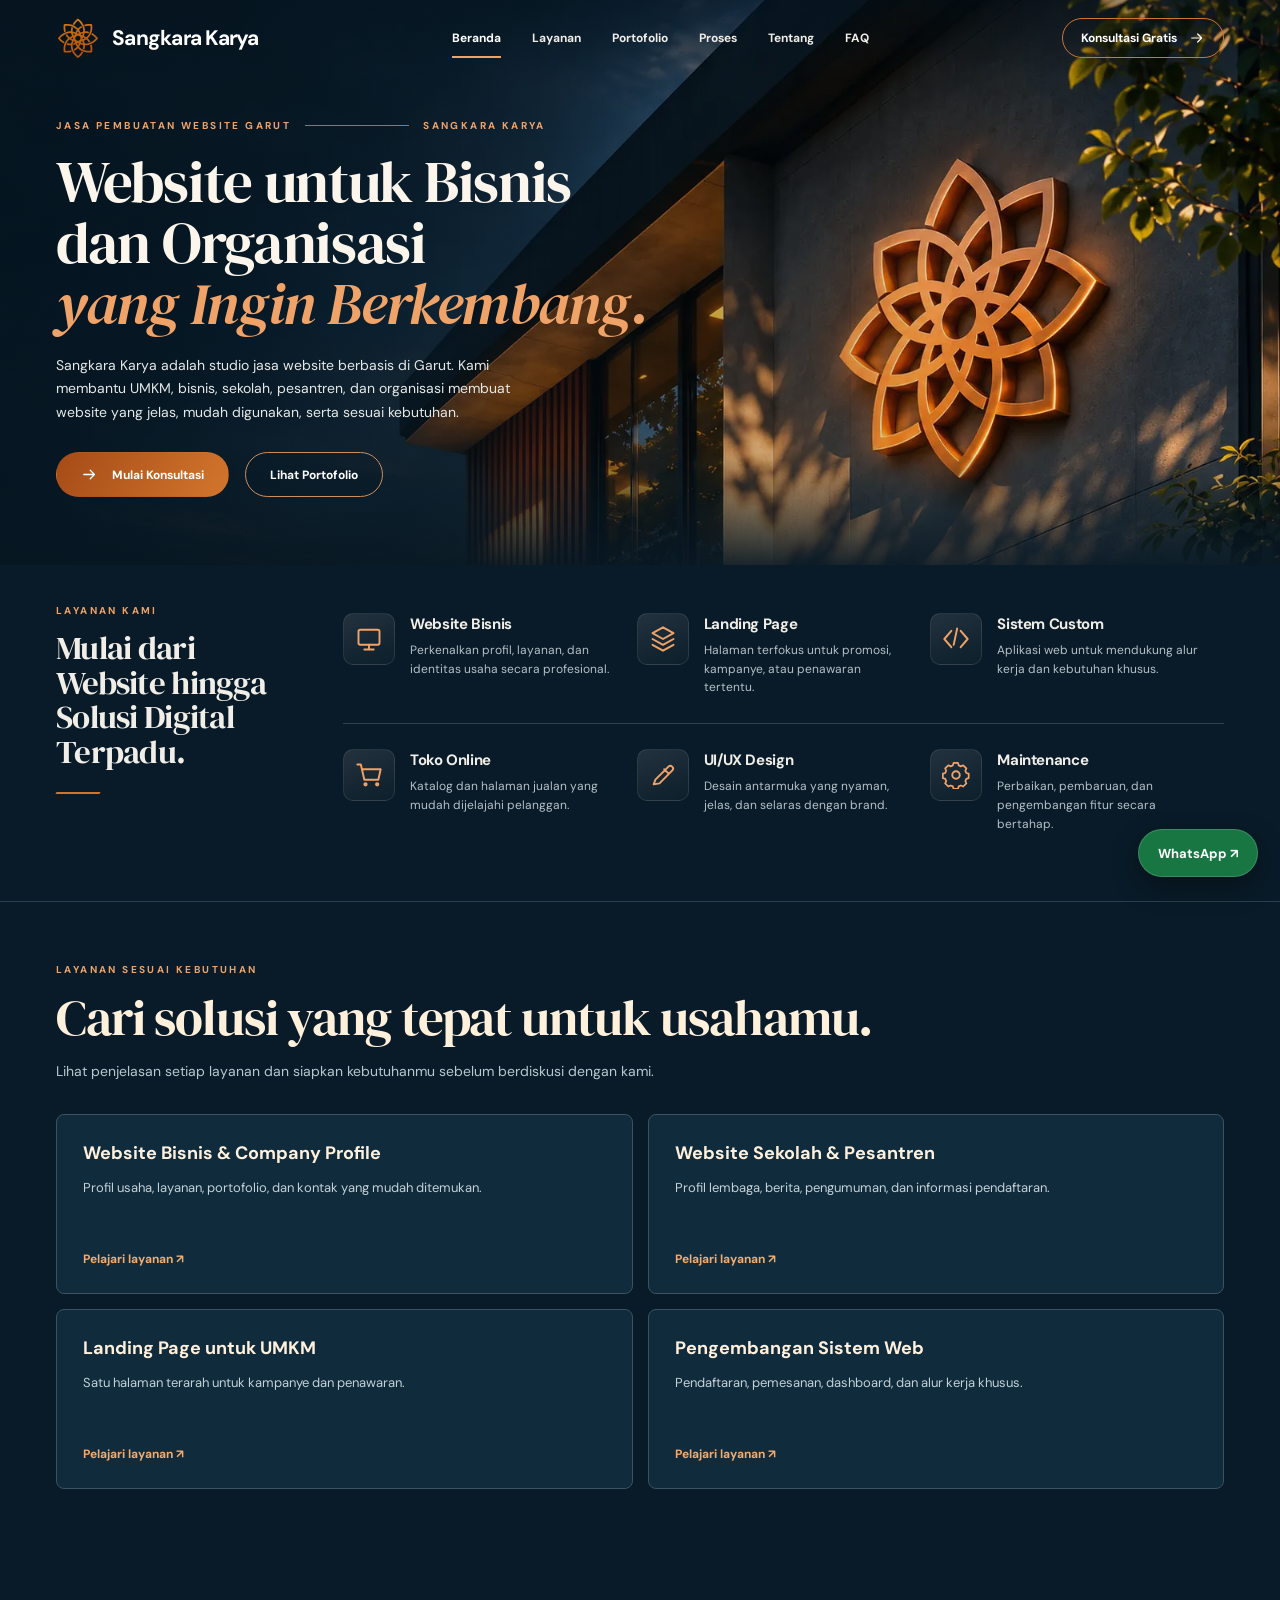
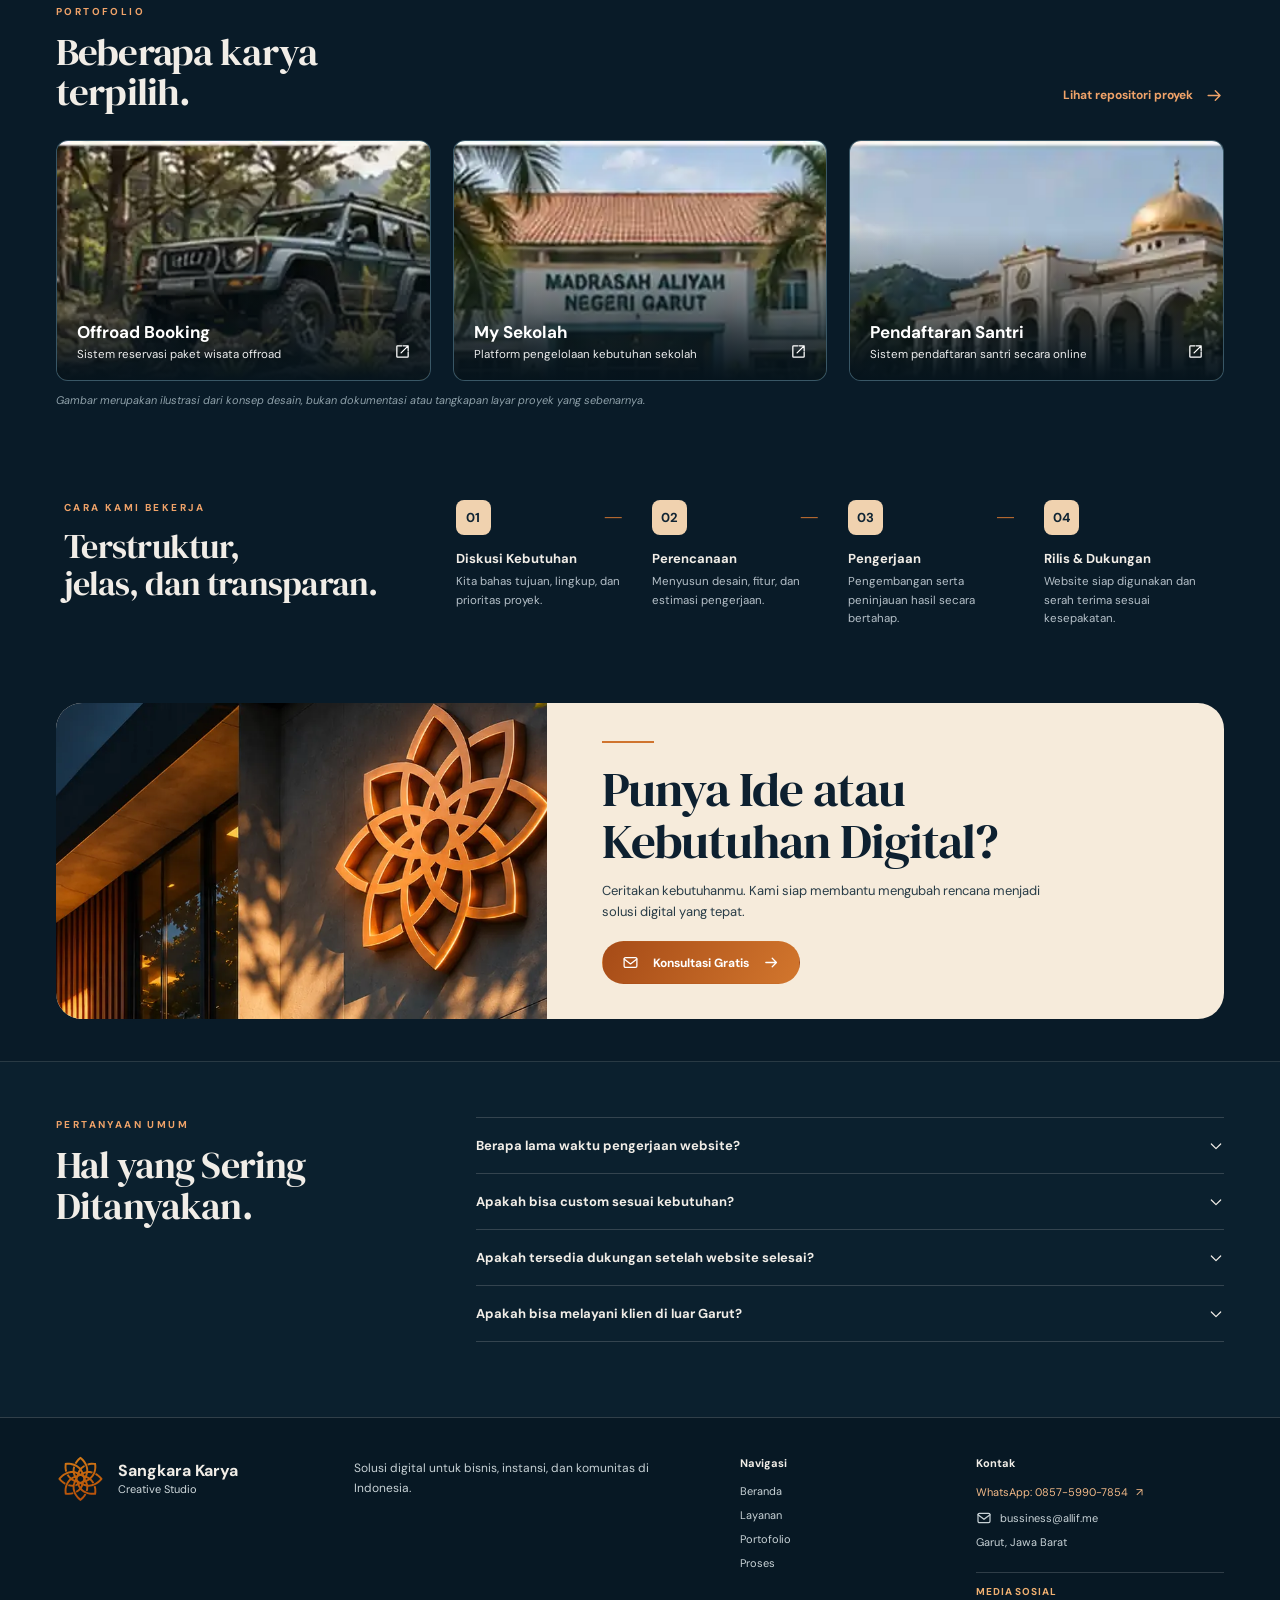
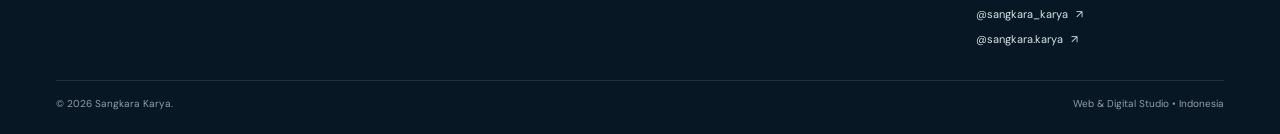
<file: index.html>
<!doctype html>
<html lang="id">
<head>
  <meta charset="utf-8">
  <meta name="viewport" content="width=device-width, initial-scale=1">
  <meta name="theme-color" content="#091b28">
  <meta name="description" content="Jasa pembuatan website di Garut untuk bisnis, UMKM, sekolah, dan pesantren. Desain profesional, landing page, serta sistem web sesuai kebutuhan.">
  <meta name="robots" content="index, follow, max-image-preview:large">
  <meta property="og:type" content="website">
  <meta property="og:locale" content="id_ID">
  <meta property="og:site_name" content="Sangkara Karya">
  <meta property="og:title" content="Jasa Pembuatan Website Garut | Sangkara Karya">
  <meta property="og:description" content="Jasa pembuatan website di Garut untuk bisnis, UMKM, sekolah, dan pesantren. Desain profesional, landing page, serta sistem web sesuai kebutuhan.">
  <meta property="og:url" content="https://sangkarakarya.my.id/">
  <meta property="og:image" content="https://sangkarakarya.my.id/assets/hero-facade.webp">
  <meta property="og:image:alt" content="Logo bunga Sangkara Karya di fasad modern">
  <meta name="twitter:card" content="summary_large_image">
  <meta name="twitter:title" content="Jasa Pembuatan Website Garut | Sangkara Karya">
  <meta name="twitter:description" content="Jasa pembuatan website di Garut untuk bisnis, UMKM, sekolah, dan pesantren. Desain profesional, landing page, serta sistem web sesuai kebutuhan.">
  <meta name="twitter:image" content="https://sangkarakarya.my.id/assets/hero-facade.webp">
  <title>Jasa Pembuatan Website Garut | Sangkara Karya</title>
  <link rel="canonical" href="https://sangkarakarya.my.id/">
  <link rel="icon" type="image/svg+xml" href="favicon.svg">
  <link rel="preconnect" href="https://fonts.googleapis.com">
  <link rel="preconnect" href="https://fonts.gstatic.com" crossorigin>
  <link href="https://fonts.googleapis.com/css2?family=DM+Sans:wght@400;500;600;700&family=DM+Serif+Display:ital@0;1&display=swap" rel="stylesheet">
  <link rel="preload" href="assets/hero-facade.webp" as="image" type="image/webp">
  <link rel="stylesheet" href="style.css">
  <link rel="stylesheet" href="seo.css">
  <script type="application/ld+json">{"@context":"https://schema.org","@graph":[{"@type":"Organization","@id":"https://sangkarakarya.my.id/#organization","name":"Sangkara Karya","url":"https://sangkarakarya.my.id/","logo":"https://sangkarakarya.my.id/favicon.svg","email":"bussiness@allif.me","description":"Studio pembuatan website dan solusi digital berbasis di Garut, Jawa Barat.","sameAs":["https://www.instagram.com/sangkara_karya/","https://www.tiktok.com/@sangkara.karya"]},{"@type":"WebSite","@id":"https://sangkarakarya.my.id/#website","name":"Sangkara Karya","url":"https://sangkarakarya.my.id/","inLanguage":"id-ID","publisher":{"@id":"https://sangkarakarya.my.id/#organization"}},{"@type":"WebPage","@id":"https://sangkarakarya.my.id/#webpage","name":"Jasa Pembuatan Website Garut | Sangkara Karya","url":"https://sangkarakarya.my.id/","description":"Jasa pembuatan website di Garut untuk bisnis, UMKM, sekolah, dan pesantren. Desain profesional, landing page, serta sistem web sesuai kebutuhan.","inLanguage":"id-ID","isPartOf":{"@id":"https://sangkarakarya.my.id/#website"}}]}</script>
</head>
<body>
  <a class="skip-link" href="#utama">Langsung ke konten</a>
  <svg class="icon-defs" xmlns="http://www.w3.org/2000/svg" aria-hidden="true">
    <symbol id="ico-arrow" viewBox="0 0 24 24"><path d="M4 12h15m-6-6 6 6-6 6"/></symbol>
    <symbol id="ico-external" viewBox="0 0 24 24"><path d="M13 4h7v7M20 4l-10 10M20 13v6a1 1 0 0 1-1 1H5a1 1 0 0 1-1-1V5a1 1 0 0 1 1-1h6"/></symbol>
    <symbol id="ico-monitor" viewBox="0 0 24 24"><rect x="3" y="4" width="18" height="13" rx="1.5"/><path d="M8 21h8M12 17v4"/></symbol>
    <symbol id="ico-layers" viewBox="0 0 24 24"><path d="m12 2 9 5-9 5-9-5 9-5Zm-9 10 9 5 9-5M3 17l9 5 9-5"/></symbol>
    <symbol id="ico-code" viewBox="0 0 24 24"><path d="m8 5-6 7 6 7m8-14 6 7-6 7m-3-16-3 14"/></symbol>
    <symbol id="ico-cart" viewBox="0 0 24 24"><circle cx="9" cy="20" r="1"/><circle cx="19" cy="20" r="1"/><path d="M2 3h3l3 13h12l2-9H6"/></symbol>
    <symbol id="ico-pen" viewBox="0 0 24 24"><path d="m4 20 5-.8L20 8a2.3 2.3 0 0 0-3.3-3.2L5.5 16 4 20Zm9-13 4 4"/></symbol>
    <symbol id="ico-settings" viewBox="0 0 24 24"><path d="M9.9 3h4.2l.7 2.3 2.1.9 2.2-1 3 3-1 2.2.9 2.1 2.3.7v4.2l-2.3.7-.9 2.1 1 2.2-3 3-2.2-1-2.1.9-.7 2.3H9.9l-.7-2.3-2.1-.9-2.2 1-3-3 1-2.2-.9-2.1-2.3-.7v-4.2l2.3-.7.9-2.1-1-2.2 3-3 2.2 1 2.1-.9.7-2.3Z" transform="translate(1 -1) scale(.9)"/><circle cx="12" cy="12" r="3.2"/></symbol>
    <symbol id="ico-chevron" viewBox="0 0 24 24"><path d="m5 9 7 7 7-7"/></symbol>
    <symbol id="ico-menu" viewBox="0 0 24 24"><path d="M3 7h18M3 12h18M3 17h18"/></symbol>
    <symbol id="ico-close" viewBox="0 0 24 24"><path d="M5 5 19 19M19 5 5 19"/></symbol>
    <symbol id="ico-mail" viewBox="0 0 24 24"><rect x="3" y="5" width="18" height="14" rx="2"/><path d="m3 7 9 7 9-7"/></symbol>
  </svg>

  <header class="site-header" id="beranda">
    <nav class="nav container" aria-label="Navigasi utama">
      <a class="brand" href="#beranda" aria-label="Sangkara Karya, ke beranda"><img src="favicon.svg" alt="" width="49" height="49"><span class="brand-text">Sangkara Karya</span></a>
      <div class="nav-links" id="nav-links">
        <a href="#beranda" class="active">Beranda</a>
        <a href="#layanan">Layanan</a>
        <a href="#portofolio">Portofolio</a>
        <a href="#proses">Proses</a>
        <a href="#tentang">Tentang</a>
        <a href="#faq">FAQ</a>
      </div>
      <a class="nav-cta" href="/mulai/?utm_source=website&amp;utm_medium=navigasi">Konsultasi Gratis <svg class="icon" aria-hidden="true"><use href="#ico-arrow"></use></svg></a>
      <button class="menu-toggle" type="button" aria-label="Buka menu navigasi" aria-expanded="false" aria-controls="nav-links">
        <svg class="icon menu-open" aria-hidden="true"><use href="#ico-menu"></use></svg>
        <svg class="icon menu-close" aria-hidden="true"><use href="#ico-close"></use></svg>
      </button>
    </nav>
  </header>

  <main id="utama">
    <section class="hero" aria-labelledby="hero-title">
      <div class="hero-image" role="img" aria-label="Fasad bangunan modern dengan logo bunga Sangkara Karya berwarna tembaga bercahaya"></div>
      <div class="container hero-inner">
        <div class="hero-copy">
          <p class="eyebrow">JASA PEMBUATAN WEBSITE GARUT <span class="eyebrow-rule"></span> SANGKARA KARYA</p>
          <h1 id="hero-title">Website untuk Bisnis<br>dan Organisasi<br><em>yang Ingin Berkembang.</em></h1>
          <p class="hero-lead">Sangkara Karya adalah studio jasa website berbasis di Garut. Kami membantu UMKM, bisnis, sekolah, pesantren, dan organisasi membuat website yang jelas, mudah digunakan, serta sesuai kebutuhan.</p>
          <div class="hero-actions">
            <a href="/mulai/?utm_source=website&amp;utm_medium=hero" class="btn btn-primary"><svg class="icon" aria-hidden="true"><use href="#ico-arrow"></use></svg> Mulai Konsultasi</a>
            <a href="#portofolio" class="btn btn-outline">Lihat Portofolio</a>
          </div>
        </div>
      </div>
    </section>

    <section class="section services" id="layanan" aria-labelledby="layanan-title">
      <div class="container">
        <div class="services-intro">
          <div><p class="eyebrow section-label">LAYANAN KAMI</p><h2 id="layanan-title">Mulai dari<br>Website hingga<br>Solusi Digital<br>Terpadu.</h2><span class="small-stroke" aria-hidden="true"></span></div>
          <p>Mulai dari website profil, halaman promosi, sampai sistem operasional. Kami membantu menentukan solusi yang paling sesuai dengan kebutuhanmu.</p>
        </div>
        <div class="services-grid">
          <article class="service"><div class="service-icon"><svg class="icon" aria-hidden="true"><use href="#ico-monitor"></use></svg></div><div><h3>Website Bisnis</h3><p>Perkenalkan profil, layanan, dan identitas usaha secara profesional.</p></div></article>
          <article class="service"><div class="service-icon"><svg class="icon" aria-hidden="true"><use href="#ico-layers"></use></svg></div><div><h3>Landing Page</h3><p>Halaman terfokus untuk promosi, kampanye, atau penawaran tertentu.</p></div></article>
          <article class="service"><div class="service-icon"><svg class="icon" aria-hidden="true"><use href="#ico-code"></use></svg></div><div><h3>Sistem Custom</h3><p>Aplikasi web untuk mendukung alur kerja dan kebutuhan khusus.</p></div></article>
          <article class="service"><div class="service-icon"><svg class="icon" aria-hidden="true"><use href="#ico-cart"></use></svg></div><div><h3>Toko Online</h3><p>Katalog dan halaman jualan yang mudah dijelajahi pelanggan.</p></div></article>
          <article class="service"><div class="service-icon"><svg class="icon" aria-hidden="true"><use href="#ico-pen"></use></svg></div><div><h3>UI/UX Design</h3><p>Desain antarmuka yang nyaman, jelas, dan selaras dengan brand.</p></div></article>
          <article class="service"><div class="service-icon"><svg class="icon" aria-hidden="true"><use href="#ico-settings"></use></svg></div><div><h3>Maintenance</h3><p>Perbaikan, pembaruan, dan pengembangan fitur secara bertahap.</p></div></article>
        </div>
      </div>
    </section>

    <section class="seo-routes section" aria-labelledby="solusi-title" id="solusi">
<div class="container">
<p class="eyebrow section-label">LAYANAN SESUAI KEBUTUHAN</p>
<h2 id="solusi-title">Cari solusi yang tepat untuk usahamu.</h2>
<p class="seo-routes-intro">Lihat penjelasan setiap layanan dan siapkan kebutuhanmu sebelum berdiskusi dengan kami.</p>
<div class="seo-route-grid"><a class="seo-route" href="/website-company-profile/"><h3>Website Bisnis & Company Profile</h3><p>Profil usaha, layanan, portofolio, dan kontak yang mudah ditemukan.</p><span>Pelajari layanan ↗</span></a><a class="seo-route" href="/website-sekolah-pesantren/"><h3>Website Sekolah & Pesantren</h3><p>Profil lembaga, berita, pengumuman, dan informasi pendaftaran.</p><span>Pelajari layanan ↗</span></a><a class="seo-route" href="/landing-page-umkm/"><h3>Landing Page untuk UMKM</h3><p>Satu halaman terarah untuk kampanye dan penawaran.</p><span>Pelajari layanan ↗</span></a><a class="seo-route" href="/sistem-web-custom/"><h3>Pengembangan Sistem Web</h3><p>Pendaftaran, pemesanan, dashboard, dan alur kerja khusus.</p><span>Pelajari layanan ↗</span></a></div>
</div></section>
    <section class="section portfolio" id="portofolio" aria-labelledby="portofolio-title">
      <div class="container">
        <div class="portfolio-heading"><div><p class="eyebrow section-label">PORTOFOLIO</p><h2 id="portofolio-title">Beberapa karya<br>terpilih.</h2><span class="small-stroke" aria-hidden="true"></span></div><a class="more-link" href="https://github.com/allifiz" target="_blank" rel="noopener noreferrer">Lihat repositori proyek <svg class="icon" aria-hidden="true"><use href="#ico-arrow"></use></svg></a></div>
        <div class="portfolio-grid">
          <a class="project" href="https://github.com/allifiz/offroad-booking-api" target="_blank" rel="noopener noreferrer" aria-label="Lihat kode proyek Offroad Booking di GitHub"><img src="assets/offroad.webp" alt="Ilustrasi kendaraan offroad di area wisata" loading="lazy" width="669" height="333"><span class="project-shade"></span><span class="project-copy"><strong>Offroad Booking</strong><small>Sistem reservasi paket wisata offroad</small></span><svg class="icon project-external" aria-hidden="true"><use href="#ico-external"></use></svg></a>
          <a class="project" href="https://github.com/allifiz/my-sekolah" target="_blank" rel="noopener noreferrer" aria-label="Lihat kode proyek My Sekolah di GitHub"><img src="assets/my-sekolah.webp" alt="Ilustrasi bangunan sekolah" loading="lazy" width="657" height="333"><span class="project-shade"></span><span class="project-copy"><strong>My Sekolah</strong><small>Platform pengelolaan kebutuhan sekolah</small></span><svg class="icon project-external" aria-hidden="true"><use href="#ico-external"></use></svg></a>
          <a class="project" href="https://github.com/allifiz/pendaftaran-santri" target="_blank" rel="noopener noreferrer" aria-label="Lihat kode proyek Pendaftaran Santri di GitHub"><img src="assets/pendaftaran-santri.webp" alt="Ilustrasi gedung pendidikan berbentuk masjid" loading="lazy" width="660" height="333"><span class="project-shade"></span><span class="project-copy"><strong>Pendaftaran Santri</strong><small>Sistem pendaftaran santri secara online</small></span><svg class="icon project-external" aria-hidden="true"><use href="#ico-external"></use></svg></a>
        </div>
        <p class="visual-disclaimer">Gambar merupakan ilustrasi dari konsep desain, bukan dokumentasi atau tangkapan layar proyek yang sebenarnya.</p>
      </div>
    </section>

    <section class="section process-section" id="proses" aria-labelledby="proses-title">
      <div class="container process-panel">
        <div class="process-heading"><p class="eyebrow section-label">CARA KAMI BEKERJA</p><h2 id="proses-title">Terstruktur,<br>jelas, dan transparan.</h2></div>
        <ol class="steps">
          <li><span class="step-number">01</span><h3>Diskusi Kebutuhan</h3><p>Kita bahas tujuan, lingkup, dan prioritas proyek.</p></li>
          <li><span class="step-number">02</span><h3>Perencanaan</h3><p>Menyusun desain, fitur, dan estimasi pengerjaan.</p></li>
          <li><span class="step-number">03</span><h3>Pengerjaan</h3><p>Pengembangan serta peninjauan hasil secara bertahap.</p></li>
          <li><span class="step-number">04</span><h3>Rilis & Dukungan</h3><p>Website siap digunakan dan serah terima sesuai kesepakatan.</p></li>
        </ol>
      </div>
    </section>

    <section class="consultation" id="kontak" aria-labelledby="kontak-title">
      <div class="container consultation-shell">
        <div class="consultation-art" role="img" aria-label="Detail arsitektur bangunan Sangkara Karya dengan cahaya hangat"></div>
        <div class="consultation-copy">
          <span class="consultation-rule" aria-hidden="true"></span>
          <h2 id="kontak-title">Punya Ide atau<br>Kebutuhan Digital?</h2>
          <p>Ceritakan kebutuhanmu. Kami siap membantu mengubah rencana menjadi solusi digital yang tepat.</p>
          <a class="btn btn-primary" href="/mulai/?utm_source=website&amp;utm_medium=cta"><svg class="icon" aria-hidden="true"><use href="#ico-mail"></use></svg> Konsultasi Gratis <svg class="icon" aria-hidden="true"><use href="#ico-arrow"></use></svg></a>
        </div>
      </div>
    </section>

    <section class="section faq" id="faq" aria-labelledby="faq-title">
      <div class="container faq-grid"><div><p class="eyebrow section-label">PERTANYAAN UMUM</p><h2 id="faq-title">Hal yang Sering<br>Ditanyakan.</h2></div><div class="faq-list">
        <details><summary>Berapa lama waktu pengerjaan website? <svg class="icon" aria-hidden="true"><use href="#ico-chevron"></use></svg></summary><p>Waktunya bergantung pada jumlah halaman, tingkat kompleksitas fitur, dan kesiapan materi. Estimasi disampaikan setelah kebutuhan dibahas.</p></details>
        <details><summary>Apakah bisa custom sesuai kebutuhan? <svg class="icon" aria-hidden="true"><use href="#ico-chevron"></use></svg></summary><p>Bisa. Struktur halaman, tampilan, dan fungsionalitas dibicarakan sesuai tujuan bisnis atau organisasi.</p></details>
        <details><summary>Apakah tersedia dukungan setelah website selesai? <svg class="icon" aria-hidden="true"><use href="#ico-chevron"></use></svg></summary><p>Kebutuhan pemeliharaan, perbaikan, dan pengembangan lanjutan dapat dimasukkan dalam ruang lingkup kerja yang disepakati.</p></details>
        <details><summary>Apakah bisa melayani klien di luar Garut? <svg class="icon" aria-hidden="true"><use href="#ico-chevron"></use></svg></summary><p>Bisa. Sangkara Karya berbasis di Garut dan dapat berkolaborasi secara online dengan klien dari berbagai daerah di Indonesia.</p></details>
      </div></div>
    </section>
  </main>

  <footer class="site-footer" id="tentang"><div class="container footer-content"><div class="footer-identity"><img src="favicon.svg" alt="" width="54" height="54"><div><strong>Sangkara Karya</strong><span>Creative Studio</span></div></div><p class="footer-description">Solusi digital untuk bisnis, instansi, dan komunitas di Indonesia.</p><div class="footer-links"><h3>Navigasi</h3><a href="#beranda">Beranda</a><a href="#layanan">Layanan</a><a href="#portofolio">Portofolio</a><a href="#proses">Proses</a></div><div class="footer-contact"><h3>Kontak</h3><a class="footer-whatsapp" href="https://wa.me/6285759907854?text=Halo%20Sangkara%20Karya%2C%20saya%20ingin%20konsultasi%20mengenai%20jasa%20pembuatan%20website." target="_blank" rel="noopener noreferrer">WhatsApp: 0857-5990-7854 <span aria-hidden="true">↗</span></a><a href="mailto:bussiness@allif.me"><svg class="icon" aria-hidden="true"><use href="#ico-mail"></use></svg> bussiness@allif.me</a><span>Garut, Jawa Barat</span><div class="brand-social" aria-label="Media sosial Sangkara Karya"><span class="brand-social-label">Media sosial</span><a href="https://www.instagram.com/sangkara_karya/" target="_blank" rel="noopener noreferrer" aria-label="Instagram Sangkara Karya">@sangkara_karya <span aria-hidden="true">↗</span></a><a href="https://www.tiktok.com/@sangkara.karya" target="_blank" rel="noopener noreferrer" aria-label="TikTok Sangkara Karya">@sangkara.karya <span aria-hidden="true">↗</span></a></div></div></div><div class="container footer-bottom"><span>© <span id="year">2026</span> Sangkara Karya.</span><span>Web & Digital Studio • Indonesia</span></div></footer>
  <script src="config.js" defer></script>
  
  <script src="script.js" defer></script>
</body>
</html>
</file>
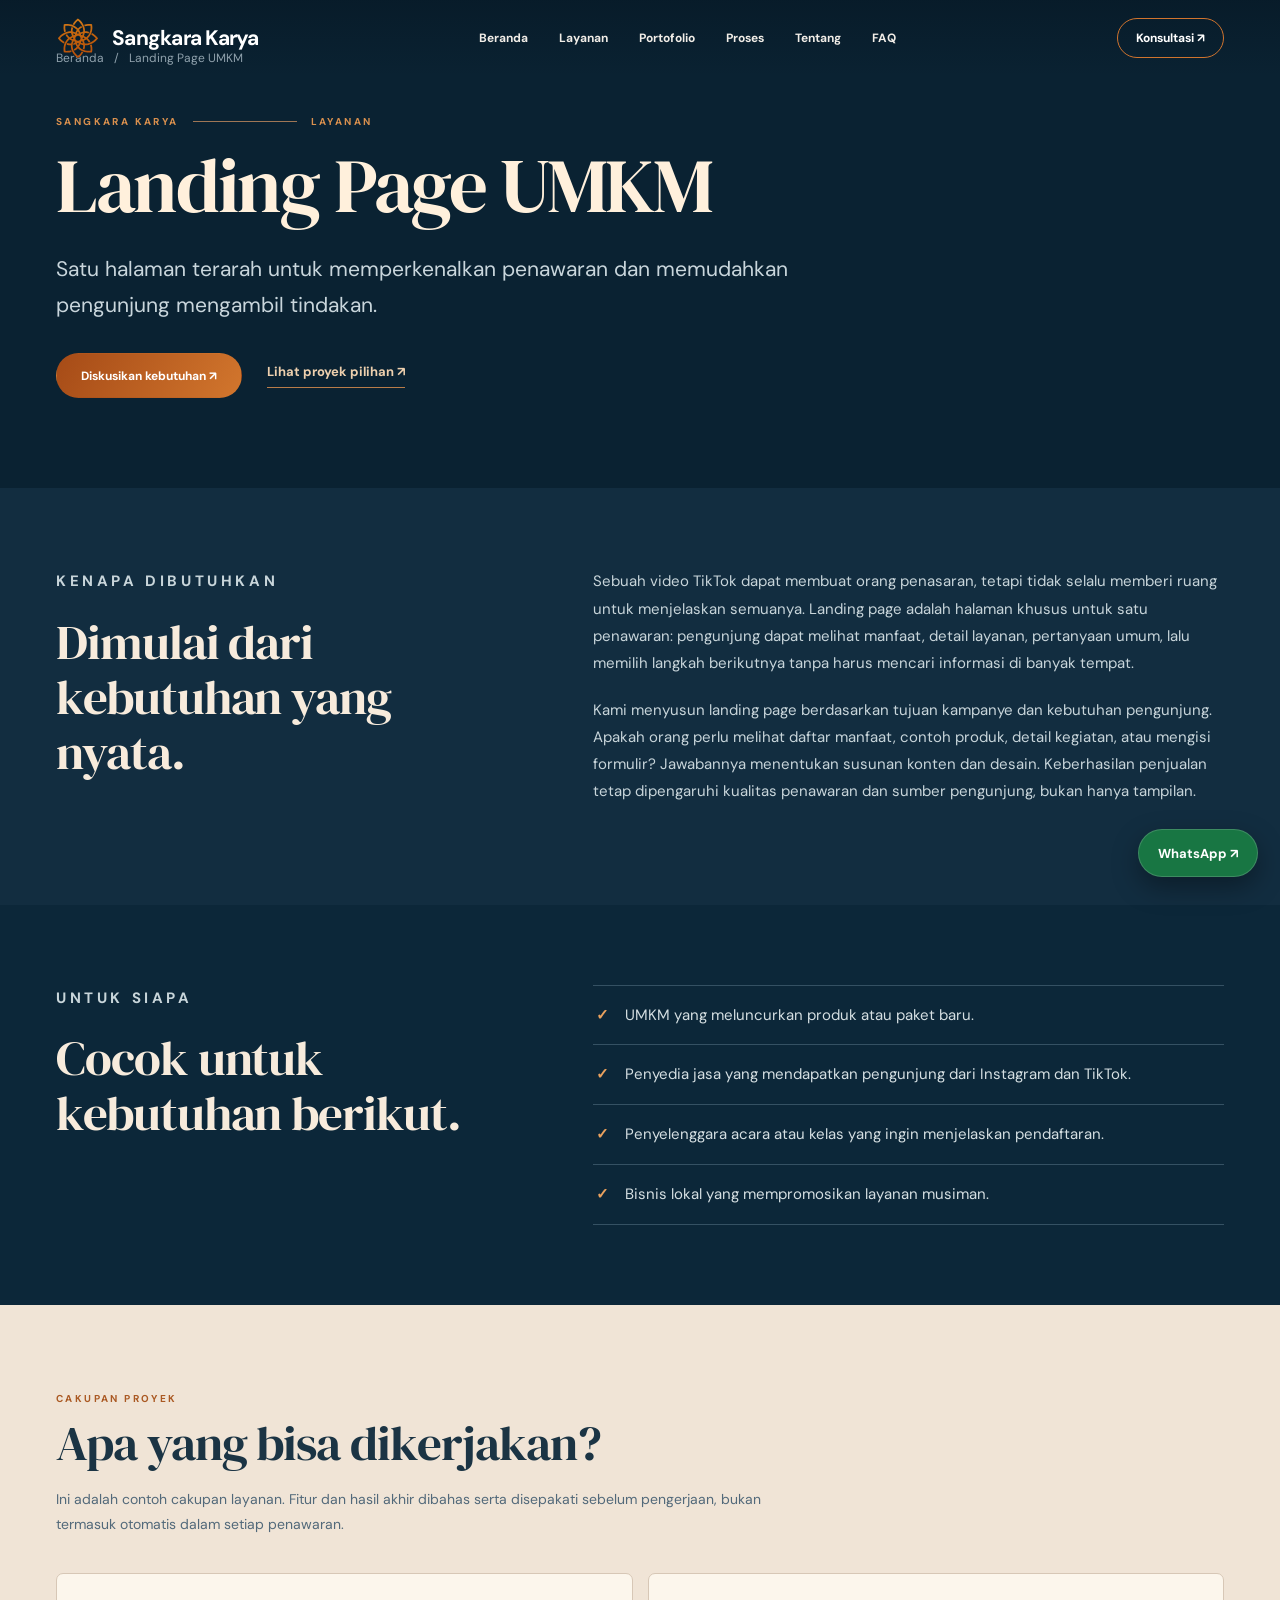
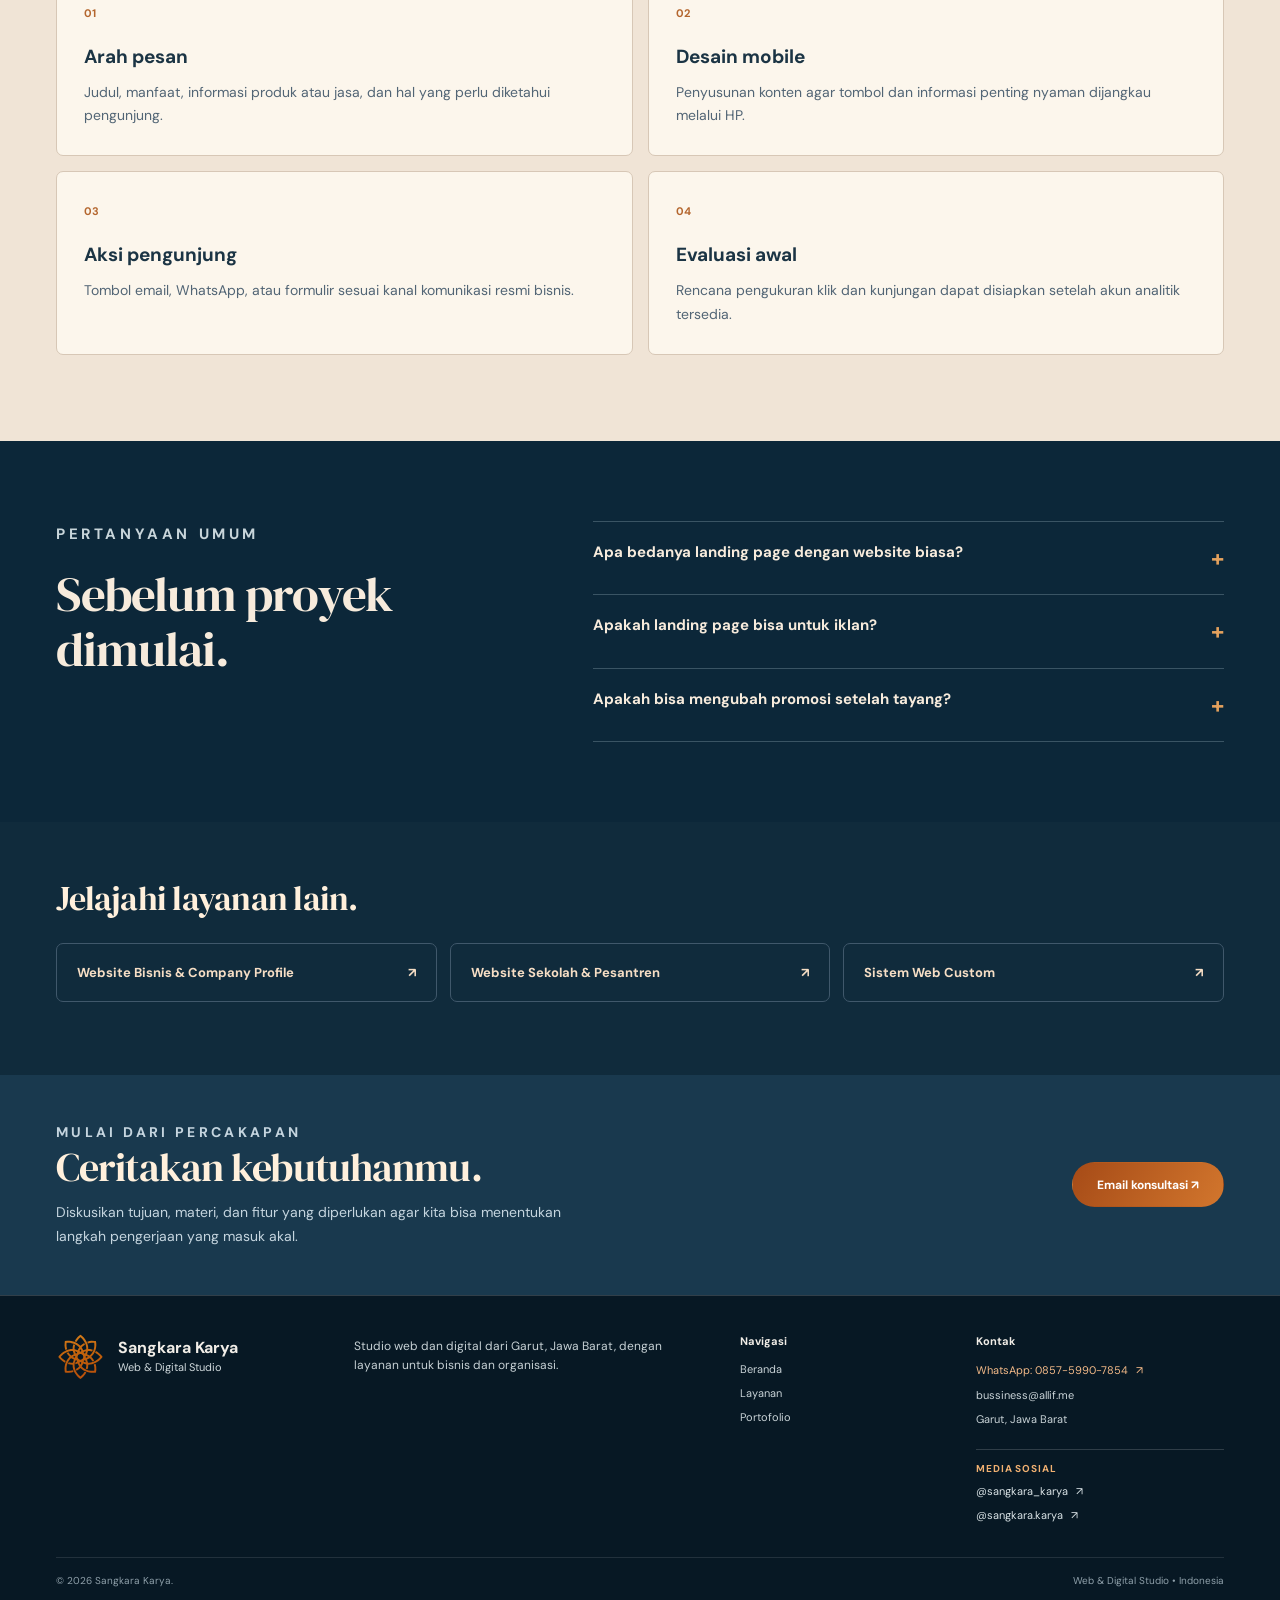
<file: landing-page-umkm/index.html>
<!doctype html>
<html lang="id">
<head>
<meta charset="utf-8"><meta name="viewport" content="width=device-width, initial-scale=1">
<meta name="theme-color" content="#091b28">
<meta name="robots" content="index, follow, max-image-preview:large">
<title>Jasa Landing Page UMKM &amp; Promosi | Sangkara Karya</title>
<meta name="description" content="Jasa landing page untuk promosi UMKM, produk, kelas, dan layanan. Fokus pada pesan yang jelas, tampilan mobile, dan ajakan konsultasi. Sangkara Karya Garut.">
<link rel="canonical" href="https://sangkarakarya.my.id/landing-page-umkm/">
<link rel="icon" type="image/svg+xml" href="/favicon.svg">
<meta property="og:type" content="website">
<meta property="og:locale" content="id_ID">
<meta property="og:site_name" content="Sangkara Karya">
<meta property="og:title" content="Jasa Landing Page UMKM &amp; Promosi | Sangkara Karya">
<meta property="og:description" content="Jasa landing page untuk promosi UMKM, produk, kelas, dan layanan. Fokus pada pesan yang jelas, tampilan mobile, dan ajakan konsultasi. Sangkara Karya Garut.">
<meta property="og:url" content="https://sangkarakarya.my.id/landing-page-umkm/">
<meta property="og:image" content="https://sangkarakarya.my.id/assets/hero-facade.webp">
<meta name="twitter:card" content="summary_large_image">
<meta name="twitter:title" content="Jasa Landing Page UMKM &amp; Promosi | Sangkara Karya">
<meta name="twitter:description" content="Jasa landing page untuk promosi UMKM, produk, kelas, dan layanan. Fokus pada pesan yang jelas, tampilan mobile, dan ajakan konsultasi. Sangkara Karya Garut.">
<link rel="preconnect" href="https://fonts.googleapis.com"><link rel="preconnect" href="https://fonts.gstatic.com" crossorigin>
<link href="https://fonts.googleapis.com/css2?family=DM+Sans:wght@400;500;600;700&amp;family=DM+Serif+Display:ital@0;1&amp;display=swap" rel="stylesheet">
<link rel="stylesheet" href="/style.css"><link rel="stylesheet" href="/seo.css">
<script type="application/ld+json">{"@context":"https://schema.org","@graph":[{"@type":"BreadcrumbList","itemListElement":[{"@type":"ListItem","position":1,"name":"Beranda","item":"https://sangkarakarya.my.id/"},{"@type":"ListItem","position":2,"name":"Landing Page UMKM","item":"https://sangkarakarya.my.id/landing-page-umkm/"}]},{"@type":"Service","name":"Landing Page UMKM","serviceType":"Landing Page UMKM","description":"Satu halaman terarah untuk memperkenalkan penawaran dan memudahkan pengunjung mengambil tindakan.","provider":{"@type":"Organization","name":"Sangkara Karya","url":"https://sangkarakarya.my.id/"},"areaServed":[{"@type":"AdministrativeArea","name":"Garut"},{"@type":"Country","name":"Indonesia"}]},{"@type":"WebPage","url":"https://sangkarakarya.my.id/landing-page-umkm/","name":"Jasa Landing Page UMKM & Promosi | Sangkara Karya","description":"Jasa landing page untuk promosi UMKM, produk, kelas, dan layanan. Fokus pada pesan yang jelas, tampilan mobile, dan ajakan konsultasi. Sangkara Karya Garut.","inLanguage":"id-ID"}]}</script>
</head>
<body>
<a class="skip-link" href="#utama">Langsung ke konten</a>
<header class="site-header" id="beranda"><nav class="nav container" aria-label="Navigasi utama">
<a class="brand" href="/" aria-label="Sangkara Karya beranda"><img src="/favicon.svg" alt="" width="49" height="49"><span class="brand-text">Sangkara Karya</span></a>
<div class="nav-links" id="nav-links"><a href="/">Beranda</a><a href="/#layanan">Layanan</a><a href="/#portofolio">Portofolio</a><a href="/#proses">Proses</a><a href="/#tentang">Tentang</a><a href="/#faq">FAQ</a></div>
<a class="nav-cta" href="/#kontak">Konsultasi ↗</a>
<button class="menu-toggle" type="button" aria-label="Buka menu navigasi" aria-expanded="false" aria-controls="nav-links"><svg class="icon menu-open" viewBox="0 0 24 24" aria-hidden="true"><path d="M3 7h18M3 12h18M3 17h18"/></svg><svg class="icon menu-close" viewBox="0 0 24 24" aria-hidden="true"><path d="M5 5 19 19M19 5 5 19"/></svg></button>
</nav></header>
<main id="utama">
<section class="detail-hero"><div class="container">
<nav class="detail-breadcrumb" aria-label="Breadcrumb"><a href="/">Beranda</a><span aria-hidden="true">/</span><span>Landing Page UMKM</span></nav>
<p class="eyebrow">SANGKARA KARYA <span class="eyebrow-rule"></span> LAYANAN</p>
<h1>Landing Page UMKM</h1>
<p class="detail-lead">Satu halaman terarah untuk memperkenalkan penawaran dan memudahkan pengunjung mengambil tindakan.</p>
<div class="detail-actions"><a class="btn btn-primary" href="mailto:bussiness@allif.me?subject=Konsultasi%20Landing%20Page%20UMKM">Diskusikan kebutuhan ↗</a><a href="/#portofolio">Lihat proyek pilihan ↗</a></div>
</div></section>
<section class="detail-section"><div class="container detail-two-col"><div><p class="eyebrow">KENAPA DIBUTUHKAN</p><h2>Dimulai dari kebutuhan yang nyata.</h2></div><div><p>Sebuah video TikTok dapat membuat orang penasaran, tetapi tidak selalu memberi ruang untuk menjelaskan semuanya. Landing page adalah halaman khusus untuk satu penawaran: pengunjung dapat melihat manfaat, detail layanan, pertanyaan umum, lalu memilih langkah berikutnya tanpa harus mencari informasi di banyak tempat.</p><p>Kami menyusun landing page berdasarkan tujuan kampanye dan kebutuhan pengunjung. Apakah orang perlu melihat daftar manfaat, contoh produk, detail kegiatan, atau mengisi formulir? Jawabannya menentukan susunan konten dan desain. Keberhasilan penjualan tetap dipengaruhi kualitas penawaran dan sumber pengunjung, bukan hanya tampilan.</p></div></div></section>
<section class="detail-section"><div class="container detail-two-col"><div><p class="eyebrow">UNTUK SIAPA</p><h2>Cocok untuk kebutuhan berikut.</h2></div><ul class="detail-check"><li>UMKM yang meluncurkan produk atau paket baru.</li><li>Penyedia jasa yang mendapatkan pengunjung dari Instagram dan TikTok.</li><li>Penyelenggara acara atau kelas yang ingin menjelaskan pendaftaran.</li><li>Bisnis lokal yang mempromosikan layanan musiman.</li></ul></div></section>
<section class="detail-scope"><div class="container"><p class="eyebrow">CAKUPAN PROYEK</p><h2>Apa yang bisa dikerjakan?</h2><p>Ini adalah contoh cakupan layanan. Fitur dan hasil akhir dibahas serta disepakati sebelum pengerjaan, bukan termasuk otomatis dalam setiap penawaran.</p>
<div class="detail-scope-grid"><article><span>01</span><h3>Arah pesan</h3><p>Judul, manfaat, informasi produk atau jasa, dan hal yang perlu diketahui pengunjung.</p></article><article><span>02</span><h3>Desain mobile</h3><p>Penyusunan konten agar tombol dan informasi penting nyaman dijangkau melalui HP.</p></article><article><span>03</span><h3>Aksi pengunjung</h3><p>Tombol email, WhatsApp, atau formulir sesuai kanal komunikasi resmi bisnis.</p></article><article><span>04</span><h3>Evaluasi awal</h3><p>Rencana pengukuran klik dan kunjungan dapat disiapkan setelah akun analitik tersedia.</p></article></div>
</div></section>
<section class="detail-section"><div class="container detail-two-col"><div><p class="eyebrow">PERTANYAAN UMUM</p><h2>Sebelum proyek dimulai.</h2></div><div class="detail-faq"><details><summary>Apa bedanya landing page dengan website biasa? <span aria-hidden="true">+</span></summary><p>Landing page fokus pada satu tujuan atau penawaran. Website bisnis biasanya mencakup lebih banyak informasi dan kategori halaman.</p></details><details><summary>Apakah landing page bisa untuk iklan? <span aria-hidden="true">+</span></summary><p>Bisa menjadi tujuan iklan. Sebaiknya isi iklan dan halaman yang dituju selaras agar pengunjung tidak kebingungan.</p></details><details><summary>Apakah bisa mengubah promosi setelah tayang? <span aria-hidden="true">+</span></summary><p>Bisa, tetapi kemudahan perubahan tergantung teknologi dan pengelolaan konten yang dipilih saat pengerjaan.</p></details></div></div></section>
<section class="detail-related"><div class="container"><h2>Jelajahi layanan lain.</h2><div class="detail-related-list"><a href="/website-company-profile/">Website Bisnis &amp; Company Profile <span aria-hidden="true">↗</span></a><a href="/website-sekolah-pesantren/">Website Sekolah &amp; Pesantren <span aria-hidden="true">↗</span></a><a href="/sistem-web-custom/">Sistem Web Custom <span aria-hidden="true">↗</span></a></div></div></section>
<section class="detail-cta"><div class="container"><div><p class="eyebrow">MULAI DARI PERCAKAPAN</p><h2>Ceritakan kebutuhanmu.</h2><p>Diskusikan tujuan, materi, dan fitur yang diperlukan agar kita bisa menentukan langkah pengerjaan yang masuk akal.</p></div><a class="btn btn-primary" href="mailto:bussiness@allif.me?subject=Konsultasi%20Landing%20Page%20UMKM">Email konsultasi ↗</a></div></section>
</main>
<footer class="site-footer"><div class="container footer-content">
<div class="footer-identity"><img src="/favicon.svg" alt="" width="54" height="54"><div><strong>Sangkara Karya</strong><span>Web &amp; Digital Studio</span></div></div>
<p class="footer-description">Studio web dan digital dari Garut, Jawa Barat, dengan layanan untuk bisnis dan organisasi.</p>
<div class="footer-links"><h3>Navigasi</h3><a href="/">Beranda</a><a href="/#layanan">Layanan</a><a href="/#portofolio">Portofolio</a></div>
<div class="footer-contact"><h3>Kontak</h3><a class="footer-whatsapp" href="https://wa.me/6285759907854?text=Halo%20Sangkara%20Karya%2C%20saya%20ingin%20konsultasi%20mengenai%20jasa%20pembuatan%20website." target="_blank" rel="noopener noreferrer">WhatsApp: 0857-5990-7854 <span aria-hidden="true">↗</span></a><a href="mailto:bussiness@allif.me">bussiness@allif.me</a><span>Garut, Jawa Barat</span><div class="brand-social" aria-label="Media sosial Sangkara Karya"><span class="brand-social-label">Media sosial</span><a href="https://www.instagram.com/sangkara_karya/" target="_blank" rel="noopener noreferrer" aria-label="Instagram Sangkara Karya">@sangkara_karya <span aria-hidden="true">↗</span></a><a href="https://www.tiktok.com/@sangkara.karya" target="_blank" rel="noopener noreferrer" aria-label="TikTok Sangkara Karya">@sangkara.karya <span aria-hidden="true">↗</span></a></div></div>
</div><div class="container footer-bottom"><span>© <span id="year">2026</span> Sangkara Karya.</span><span>Web &amp; Digital Studio • Indonesia</span></div></footer>
<script src="/config.js" defer></script>
  
  <script src="/script.js" defer></script>
</body></html>
</file>
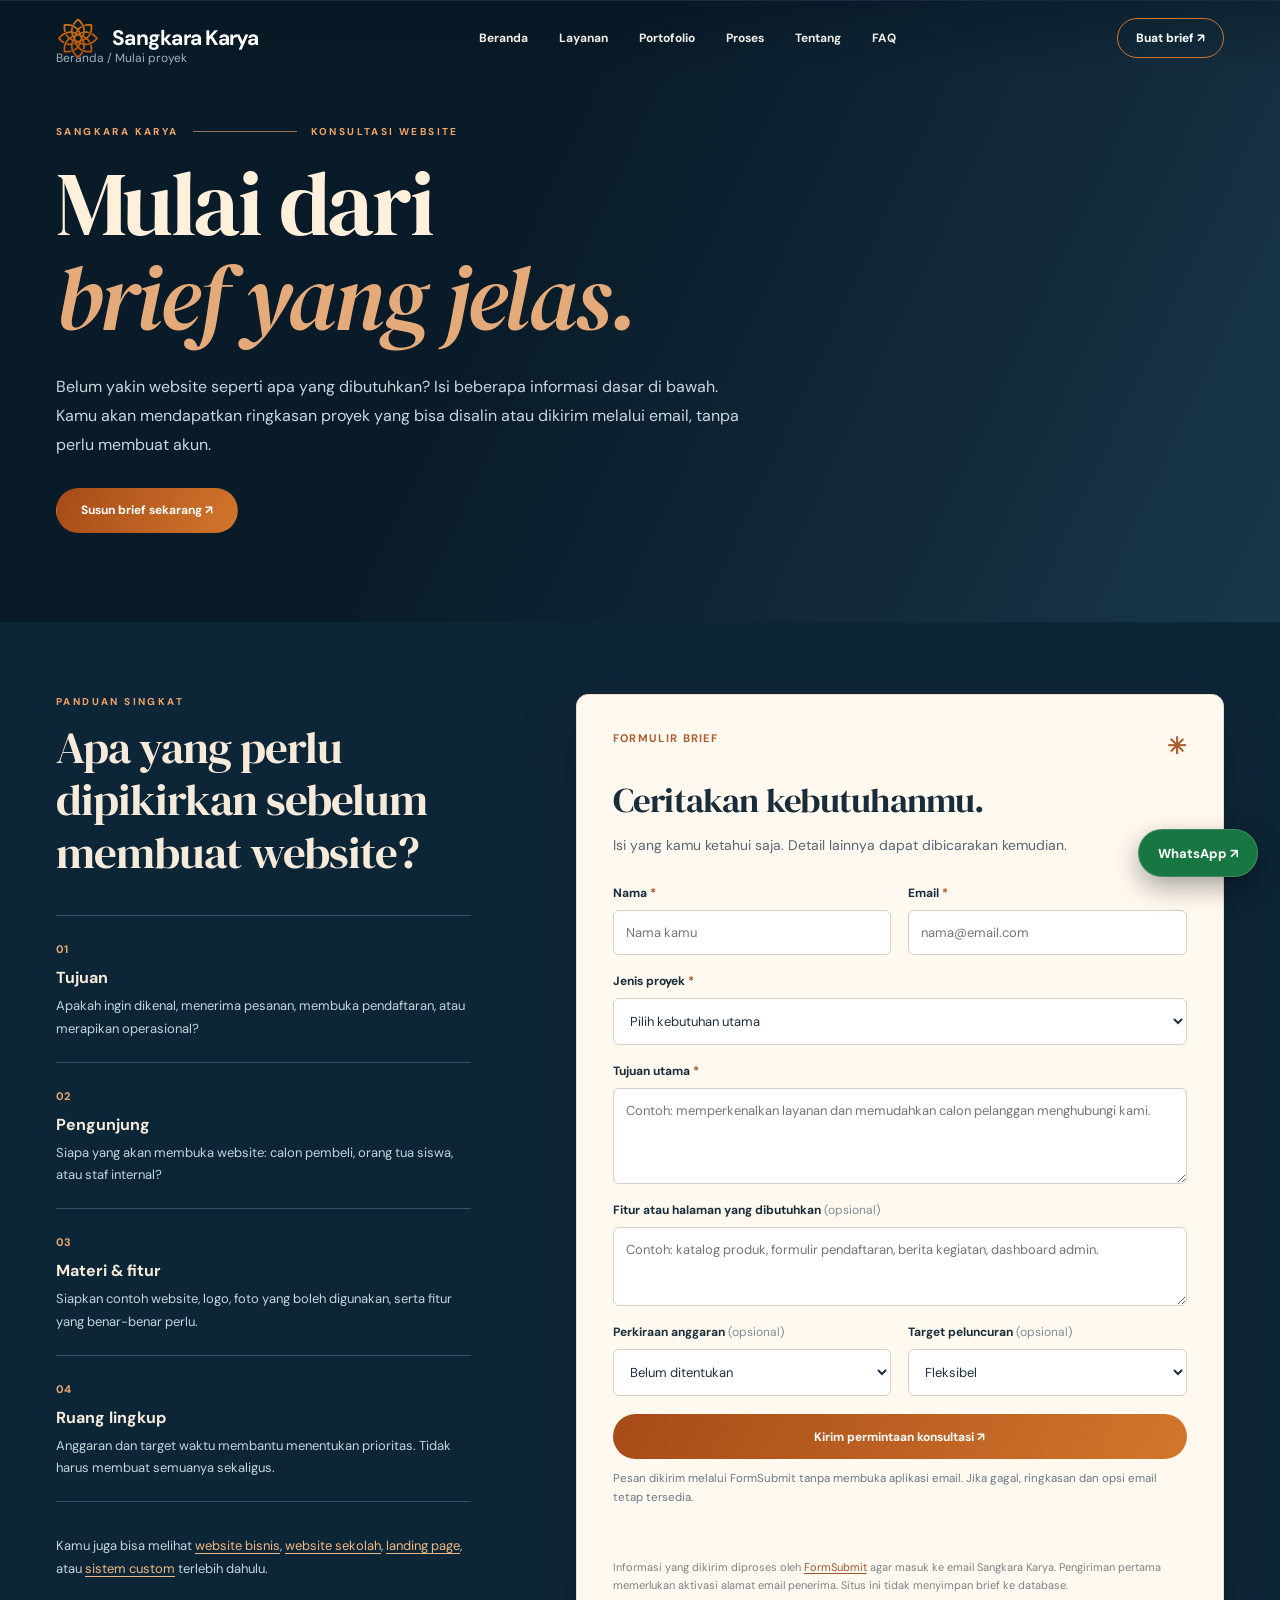
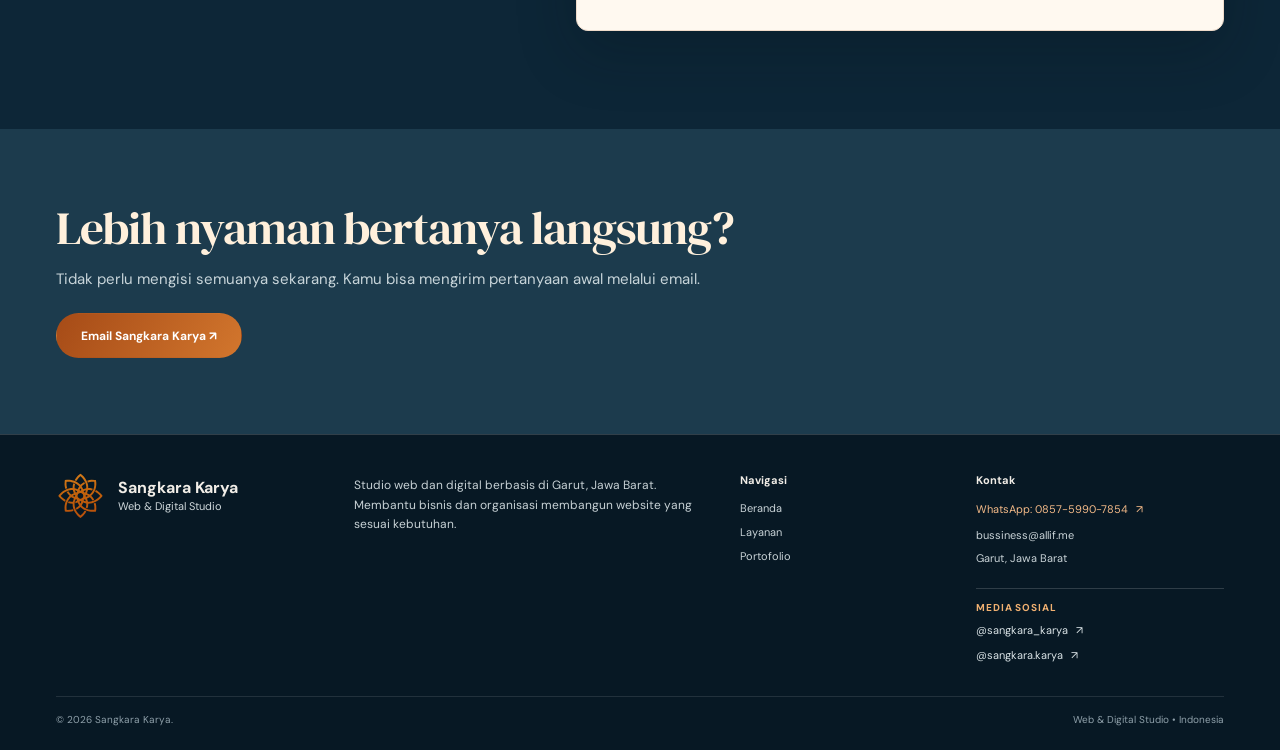
<file: mulai/index.html>
<!doctype html>
<html lang="id">
<head>
  <meta charset="utf-8">
  <meta name="viewport" content="width=device-width, initial-scale=1">
  <meta name="theme-color" content="#091b28">
  <meta name="robots" content="index, follow, max-image-preview:large">
  <title>Buat Brief Website Gratis | Sangkara Karya</title>
  <meta name="description" content="Buat brief website gratis untuk bisnis, UMKM, sekolah, atau sistem custom. Tentukan kebutuhan, fitur, dan anggaran sebelum konsultasi bersama Sangkara Karya.">
  <link rel="canonical" href="https://sangkarakarya.my.id/mulai/">
  <link rel="icon" href="/favicon.svg" type="image/svg+xml">
  <meta property="og:type" content="website">
  <meta property="og:locale" content="id_ID">
  <meta property="og:site_name" content="Sangkara Karya">
  <meta property="og:title" content="Mulai Proyek Website | Sangkara Karya">
  <meta property="og:description" content="Buat brief website gratis untuk bisnis, UMKM, sekolah, atau sistem custom. Tentukan kebutuhan, fitur, dan anggaran sebelum konsultasi bersama Sangkara Karya.">
  <meta property="og:url" content="https://sangkarakarya.my.id/mulai/">
  <meta property="og:image" content="https://sangkarakarya.my.id/assets/hero-facade.webp">
  <meta name="twitter:card" content="summary_large_image">
  <meta name="twitter:title" content="Buat Brief Website Gratis | Sangkara Karya">
  <meta name="twitter:description" content="Buat brief website gratis untuk bisnis, UMKM, sekolah, atau sistem custom. Tentukan kebutuhan, fitur, dan anggaran sebelum konsultasi bersama Sangkara Karya.">
  <meta name="twitter:image" content="https://sangkarakarya.my.id/assets/hero-facade.webp">
  <link rel="preconnect" href="https://fonts.googleapis.com">
  <link rel="preconnect" href="https://fonts.gstatic.com" crossorigin>
  <link href="https://fonts.googleapis.com/css2?family=DM+Sans:wght@400;500;600;700&amp;family=DM+Serif+Display:ital@0;1&amp;display=swap" rel="stylesheet">
  <link rel="stylesheet" href="/style.css">
  <link rel="stylesheet" href="/seo.css">
  <link rel="stylesheet" href="/mulai/mulai.css">
  <script type="application/ld+json">{"@context":"https://schema.org","@graph":[{"@type":"BreadcrumbList","itemListElement":[{"@type":"ListItem","position":1,"name":"Beranda","item":"https://sangkarakarya.my.id/"},{"@type":"ListItem","position":2,"name":"Mulai Proyek","item":"https://sangkarakarya.my.id/mulai/"}]},{"@type":"WebPage","name":"Buat Brief Website Gratis | Sangkara Karya","description":"Buat brief website gratis untuk bisnis, UMKM, sekolah, atau sistem custom. Tentukan kebutuhan, fitur, dan anggaran sebelum konsultasi bersama Sangkara Karya.","url":"https://sangkarakarya.my.id/mulai/","inLanguage":"id-ID"}]}</script>
</head>
<body>
  <a class="skip-link" href="#utama">Langsung ke konten</a>
  <header class="site-header" id="beranda">
    <nav class="nav container" aria-label="Navigasi utama">
      <a class="brand" href="/" aria-label="Sangkara Karya, ke beranda"><img src="/favicon.svg" alt="" width="49" height="49"><span class="brand-text">Sangkara Karya</span></a>
      <div class="nav-links" id="nav-links">
        <a href="/">Beranda</a><a href="/#layanan">Layanan</a><a href="/#portofolio">Portofolio</a><a href="/#proses">Proses</a><a href="/#tentang">Tentang</a><a href="/#faq">FAQ</a>
      </div>
      <a class="nav-cta" href="#brief-form">Buat brief ↗</a>
      <button class="menu-toggle" type="button" aria-label="Buka menu navigasi" aria-expanded="false" aria-controls="nav-links">
        <svg class="icon menu-open" viewBox="0 0 24 24" aria-hidden="true"><path d="M3 7h18M3 12h18M3 17h18"/></svg>
        <svg class="icon menu-close" viewBox="0 0 24 24" aria-hidden="true"><path d="M5 5 19 19M19 5 5 19"/></svg>
      </button>
    </nav>
  </header>
  <main id="utama">
    <section class="start-hero">
      <div class="container">
        <nav class="start-breadcrumb" aria-label="Breadcrumb"><a href="/">Beranda</a> / <span>Mulai proyek</span></nav>
        <p class="eyebrow">SANGKARA KARYA <span class="eyebrow-rule"></span> KONSULTASI WEBSITE</p>
        <h1>Mulai dari<br><em>brief yang jelas.</em></h1>
        <p class="start-lead">Belum yakin website seperti apa yang dibutuhkan? Isi beberapa informasi dasar di bawah. Kamu akan mendapatkan ringkasan proyek yang bisa disalin atau dikirim melalui email, tanpa perlu membuat akun.</p>
        <a class="btn btn-primary" href="#brief-form">Susun brief sekarang ↗</a>
      </div>
    </section>
    <section class="start-main">
      <div class="container start-grid">
        <div class="start-aside">
          <p class="eyebrow">PANDUAN SINGKAT</p>
          <h2>Apa yang perlu dipikirkan sebelum membuat website?</h2>
          <div class="start-aside-items">
            <div><span>01</span><h3>Tujuan</h3><p>Apakah ingin dikenal, menerima pesanan, membuka pendaftaran, atau merapikan operasional?</p></div>
            <div><span>02</span><h3>Pengunjung</h3><p>Siapa yang akan membuka website: calon pembeli, orang tua siswa, atau staf internal?</p></div>
            <div><span>03</span><h3>Materi &amp; fitur</h3><p>Siapkan contoh website, logo, foto yang boleh digunakan, serta fitur yang benar-benar perlu.</p></div>
            <div><span>04</span><h3>Ruang lingkup</h3><p>Anggaran dan target waktu membantu menentukan prioritas. Tidak harus membuat semuanya sekaligus.</p></div>
          </div>
          <p class="start-side-note">Kamu juga bisa melihat <a href="/website-company-profile/">website bisnis</a>, <a href="/website-sekolah-pesantren/">website sekolah</a>, <a href="/landing-page-umkm/">landing page</a>, atau <a href="/sistem-web-custom/">sistem custom</a> terlebih dahulu.</p>
        </div>
        <div class="start-form-card" id="brief-form">
          <div class="start-step"><span>FORMULIR BRIEF</span><span>✳</span></div>
          <h2>Ceritakan kebutuhanmu.</h2>
          <p>Isi yang kamu ketahui saja. Detail lainnya dapat dibicarakan kemudian.</p>
          <form id="brief-builder" method="POST" action="https://formsubmit.co/bussiness@allif.me">
            <input type="hidden" name="_subject" value="Konsultasi Proyek Sangkara Karya">
            <input type="hidden" name="_url" value="https://sangkarakarya.my.id/mulai/">
            <input type="hidden" name="_template" value="table">
            <div class="start-honey" aria-hidden="true"><label>Jangan isi<input name="_honey" type="text" tabindex="-1" autocomplete="off"></label></div>
            <div class="start-two">
              <label for="brief-nama">Nama <span>*</span><input id="brief-nama" name="nama" required minlength="2" maxlength="100" autocomplete="name" placeholder="Nama kamu"></label>
              <label for="brief-email">Email <span>*</span><input id="brief-email" name="email" type="email" required maxlength="120" autocomplete="email" placeholder="nama@email.com"></label>
            </div>
            <label for="brief-jenis">Jenis proyek <span>*</span>
              <select id="brief-jenis" name="jenis" required>
                <option value="" disabled selected>Pilih kebutuhan utama</option>
                <option>Website Bisnis / Company Profile</option>
                <option>Website Sekolah / Pesantren</option>
                <option>Landing Page UMKM</option>
                <option>Sistem Web Custom</option>
                <option>Toko Online / Katalog</option>
                <option>Redesign / Maintenance</option>
                <option>Belum yakin, ingin konsultasi</option>
              </select>
            </label>
            <label for="brief-tujuan">Tujuan utama <span>*</span>
              <textarea id="brief-tujuan" name="tujuan" rows="4" required maxlength="1800" placeholder="Contoh: memperkenalkan layanan dan memudahkan calon pelanggan menghubungi kami."></textarea>
            </label>
            <label for="brief-fitur">Fitur atau halaman yang dibutuhkan <span class="start-optional">(opsional)</span>
              <textarea id="brief-fitur" name="fitur" rows="3" maxlength="1400" placeholder="Contoh: katalog produk, formulir pendaftaran, berita kegiatan, dashboard admin."></textarea>
            </label>
            <div class="start-two">
              <label for="brief-budget">Perkiraan anggaran <span class="start-optional">(opsional)</span>
                <select id="brief-budget" name="anggaran">
                  <option value="">Belum ditentukan</option>
                  <option>Di bawah Rp2 juta</option><option>Rp2–5 juta</option><option>Rp5–10 juta</option><option>Di atas Rp10 juta</option><option>Perlu estimasi dahulu</option>
                </select>
              </label>
              <label for="brief-waktu">Target peluncuran <span class="start-optional">(opsional)</span>
                <select id="brief-waktu" name="waktu">
                  <option value="">Fleksibel</option><option>Dalam 2–4 minggu</option><option>1–2 bulan</option><option>Lebih dari 2 bulan</option><option>Perlu diskusi</option>
                </select>
              </label>
            </div>
            <button class="btn btn-primary start-create" id="brief-send" type="submit">Kirim permintaan konsultasi ↗</button>
            <p class="start-submit-info">Pesan dikirim melalui FormSubmit tanpa membuka aplikasi email. Jika gagal, ringkasan dan opsi email tetap tersedia.</p>
            <p class="start-request-status" id="brief-request-status" role="status" aria-live="polite"></p>
          </form>
          <div class="start-result" id="brief-result" hidden aria-live="polite">
            <h3 id="brief-result-title">Ringkasan konsultasi</h3>
            <p id="brief-result-help">Simpan ringkasan atau gunakan email sebagai alternatif bila pengiriman otomatis gagal.</p>
            <label for="brief-preview">Pratinjau brief</label>
            <textarea id="brief-preview" rows="13" readonly></textarea>
            <div class="start-result-actions">
              <button type="button" id="brief-copy" class="btn btn-outline">Salin ringkasan</button>
              <a id="brief-mail" class="btn btn-primary" href="mailto:bussiness@allif.me">Buka email ↗</a>
            </div>
            <p class="start-copy-status" id="brief-copy-status" role="status"></p>
          </div>
          <p class="start-privacy">Informasi yang dikirim diproses oleh <a href="https://formsubmit.co/" target="_blank" rel="noopener noreferrer">FormSubmit</a> agar masuk ke email Sangkara Karya. Pengiriman pertama memerlukan aktivasi alamat email penerima. Situs ini tidak menyimpan brief ke database.</p>
          <noscript><p>Tanpa JavaScript, formulir akan dibuka melalui FormSubmit. Alternatif: kirim email ke <a href="mailto:bussiness@allif.me">bussiness@allif.me</a>.</p></noscript>
        </div>
      </div>
    </section>
    <section class="start-bottom">
      <div class="container">
        <h2>Lebih nyaman bertanya langsung?</h2>
        <p>Tidak perlu mengisi semuanya sekarang. Kamu bisa mengirim pertanyaan awal melalui email.</p>
        <a href="mailto:bussiness@allif.me?subject=Pertanyaan%20Website%20Sangkara%20Karya" class="btn btn-primary">Email Sangkara Karya ↗</a>
      </div>
    </section>
  </main>
  <footer class="site-footer"><div class="container footer-content">
    <div class="footer-identity"><img src="/favicon.svg" alt="" width="54" height="54"><div><strong>Sangkara Karya</strong><span>Web &amp; Digital Studio</span></div></div>
    <p class="footer-description">Studio web dan digital berbasis di Garut, Jawa Barat. Membantu bisnis dan organisasi membangun website yang sesuai kebutuhan.</p>
    <div class="footer-links"><h3>Navigasi</h3><a href="/">Beranda</a><a href="/#layanan">Layanan</a><a href="/#portofolio">Portofolio</a></div>
    <div class="footer-contact"><h3>Kontak</h3><a class="footer-whatsapp" href="https://wa.me/6285759907854?text=Halo%20Sangkara%20Karya%2C%20saya%20ingin%20konsultasi%20mengenai%20jasa%20pembuatan%20website." target="_blank" rel="noopener noreferrer">WhatsApp: 0857-5990-7854 <span aria-hidden="true">↗</span></a><a href="mailto:bussiness@allif.me">bussiness@allif.me</a><span>Garut, Jawa Barat</span><div class="brand-social" aria-label="Media sosial Sangkara Karya"><span class="brand-social-label">Media sosial</span><a href="https://www.instagram.com/sangkara_karya/" target="_blank" rel="noopener noreferrer" aria-label="Instagram Sangkara Karya">@sangkara_karya <span aria-hidden="true">↗</span></a><a href="https://www.tiktok.com/@sangkara.karya" target="_blank" rel="noopener noreferrer" aria-label="TikTok Sangkara Karya">@sangkara.karya <span aria-hidden="true">↗</span></a></div></div>
  </div><div class="container footer-bottom"><span>© <span id="year">2026</span> Sangkara Karya.</span><span>Web &amp; Digital Studio • Indonesia</span></div></footer>
  <script src="/config.js" defer></script>
  
  <script src="/script.js" defer></script>
  <script src="/mulai/brief.js" defer></script>
</body>
</html>
</file>
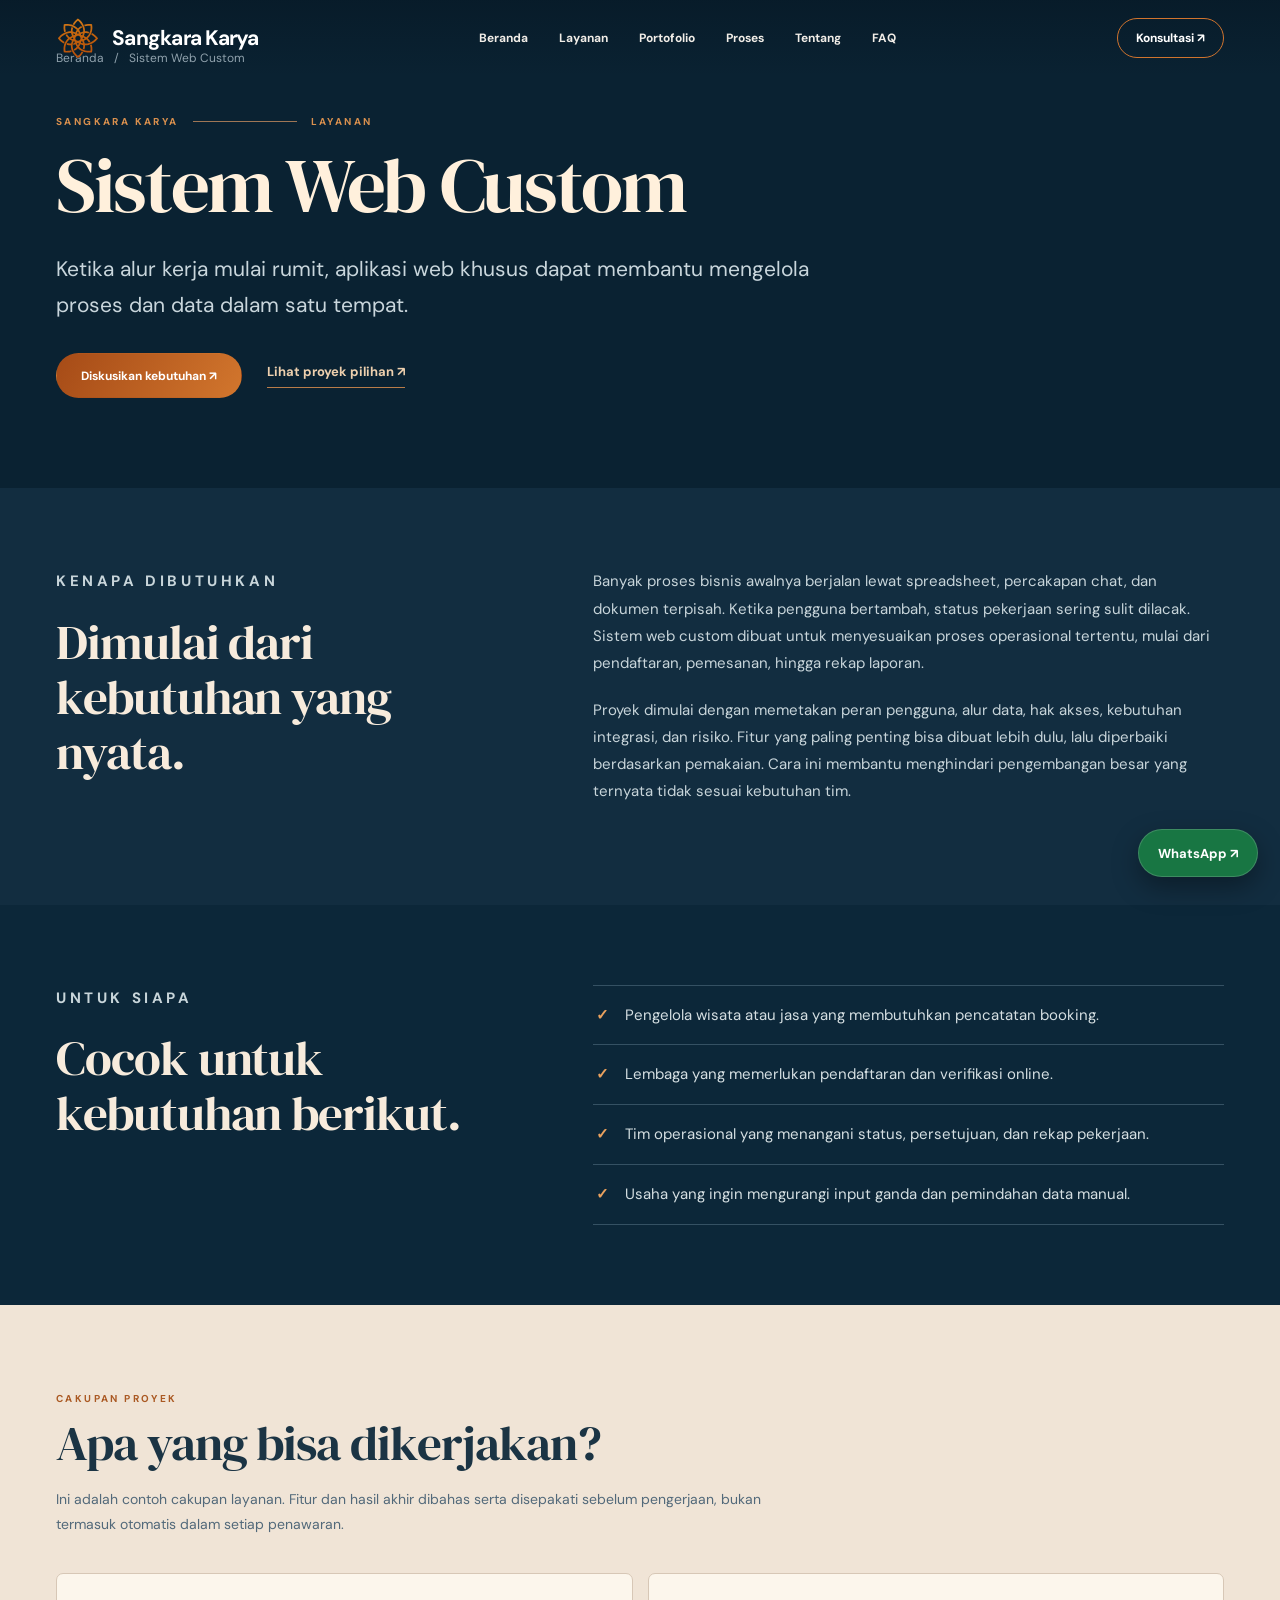
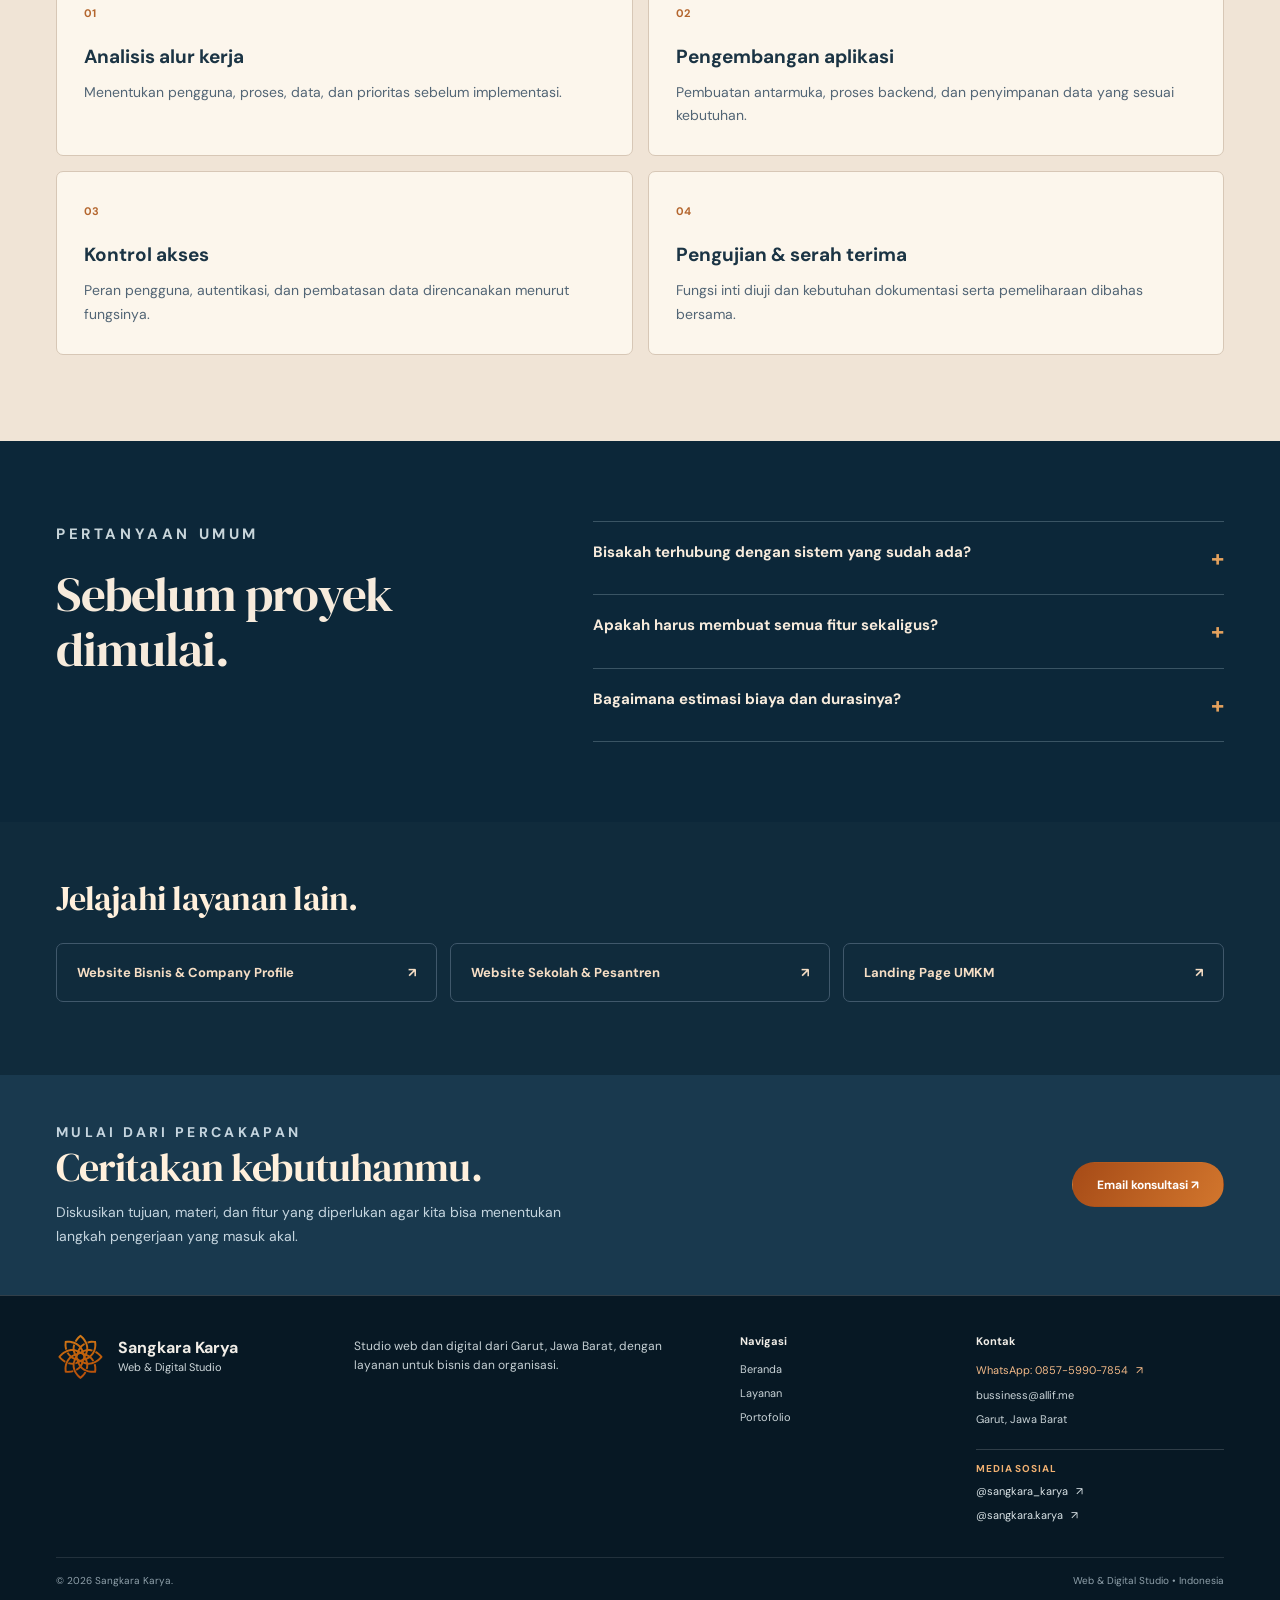
<file: sistem-web-custom/index.html>
<!doctype html>
<html lang="id">
<head>
<meta charset="utf-8"><meta name="viewport" content="width=device-width, initial-scale=1">
<meta name="theme-color" content="#091b28">
<meta name="robots" content="index, follow, max-image-preview:large">
<title>Jasa Pembuatan Sistem Web Custom | Sangkara Karya</title>
<meta name="description" content="Jasa pengembangan sistem web custom untuk booking, pendaftaran, dashboard, dan pengelolaan data sesuai kebutuhan operasional. Sangkara Karya Garut.">
<link rel="canonical" href="https://sangkarakarya.my.id/sistem-web-custom/">
<link rel="icon" type="image/svg+xml" href="/favicon.svg">
<meta property="og:type" content="website">
<meta property="og:locale" content="id_ID">
<meta property="og:site_name" content="Sangkara Karya">
<meta property="og:title" content="Jasa Pembuatan Sistem Web Custom | Sangkara Karya">
<meta property="og:description" content="Jasa pengembangan sistem web custom untuk booking, pendaftaran, dashboard, dan pengelolaan data sesuai kebutuhan operasional. Sangkara Karya Garut.">
<meta property="og:url" content="https://sangkarakarya.my.id/sistem-web-custom/">
<meta property="og:image" content="https://sangkarakarya.my.id/assets/hero-facade.webp">
<meta name="twitter:card" content="summary_large_image">
<meta name="twitter:title" content="Jasa Pembuatan Sistem Web Custom | Sangkara Karya">
<meta name="twitter:description" content="Jasa pengembangan sistem web custom untuk booking, pendaftaran, dashboard, dan pengelolaan data sesuai kebutuhan operasional. Sangkara Karya Garut.">
<link rel="preconnect" href="https://fonts.googleapis.com"><link rel="preconnect" href="https://fonts.gstatic.com" crossorigin>
<link href="https://fonts.googleapis.com/css2?family=DM+Sans:wght@400;500;600;700&amp;family=DM+Serif+Display:ital@0;1&amp;display=swap" rel="stylesheet">
<link rel="stylesheet" href="/style.css"><link rel="stylesheet" href="/seo.css">
<script type="application/ld+json">{"@context":"https://schema.org","@graph":[{"@type":"BreadcrumbList","itemListElement":[{"@type":"ListItem","position":1,"name":"Beranda","item":"https://sangkarakarya.my.id/"},{"@type":"ListItem","position":2,"name":"Sistem Web Custom","item":"https://sangkarakarya.my.id/sistem-web-custom/"}]},{"@type":"Service","name":"Sistem Web Custom","serviceType":"Sistem Web Custom","description":"Ketika alur kerja mulai rumit, aplikasi web khusus dapat membantu mengelola proses dan data dalam satu tempat.","provider":{"@type":"Organization","name":"Sangkara Karya","url":"https://sangkarakarya.my.id/"},"areaServed":[{"@type":"AdministrativeArea","name":"Garut"},{"@type":"Country","name":"Indonesia"}]},{"@type":"WebPage","url":"https://sangkarakarya.my.id/sistem-web-custom/","name":"Jasa Pembuatan Sistem Web Custom | Sangkara Karya","description":"Jasa pengembangan sistem web custom untuk booking, pendaftaran, dashboard, dan pengelolaan data sesuai kebutuhan operasional. Sangkara Karya Garut.","inLanguage":"id-ID"}]}</script>
</head>
<body>
<a class="skip-link" href="#utama">Langsung ke konten</a>
<header class="site-header" id="beranda"><nav class="nav container" aria-label="Navigasi utama">
<a class="brand" href="/" aria-label="Sangkara Karya beranda"><img src="/favicon.svg" alt="" width="49" height="49"><span class="brand-text">Sangkara Karya</span></a>
<div class="nav-links" id="nav-links"><a href="/">Beranda</a><a href="/#layanan">Layanan</a><a href="/#portofolio">Portofolio</a><a href="/#proses">Proses</a><a href="/#tentang">Tentang</a><a href="/#faq">FAQ</a></div>
<a class="nav-cta" href="/#kontak">Konsultasi ↗</a>
<button class="menu-toggle" type="button" aria-label="Buka menu navigasi" aria-expanded="false" aria-controls="nav-links"><svg class="icon menu-open" viewBox="0 0 24 24" aria-hidden="true"><path d="M3 7h18M3 12h18M3 17h18"/></svg><svg class="icon menu-close" viewBox="0 0 24 24" aria-hidden="true"><path d="M5 5 19 19M19 5 5 19"/></svg></button>
</nav></header>
<main id="utama">
<section class="detail-hero"><div class="container">
<nav class="detail-breadcrumb" aria-label="Breadcrumb"><a href="/">Beranda</a><span aria-hidden="true">/</span><span>Sistem Web Custom</span></nav>
<p class="eyebrow">SANGKARA KARYA <span class="eyebrow-rule"></span> LAYANAN</p>
<h1>Sistem Web Custom</h1>
<p class="detail-lead">Ketika alur kerja mulai rumit, aplikasi web khusus dapat membantu mengelola proses dan data dalam satu tempat.</p>
<div class="detail-actions"><a class="btn btn-primary" href="mailto:bussiness@allif.me?subject=Konsultasi%20Sistem%20Web%20Custom">Diskusikan kebutuhan ↗</a><a href="/#portofolio">Lihat proyek pilihan ↗</a></div>
</div></section>
<section class="detail-section"><div class="container detail-two-col"><div><p class="eyebrow">KENAPA DIBUTUHKAN</p><h2>Dimulai dari kebutuhan yang nyata.</h2></div><div><p>Banyak proses bisnis awalnya berjalan lewat spreadsheet, percakapan chat, dan dokumen terpisah. Ketika pengguna bertambah, status pekerjaan sering sulit dilacak. Sistem web custom dibuat untuk menyesuaikan proses operasional tertentu, mulai dari pendaftaran, pemesanan, hingga rekap laporan.</p><p>Proyek dimulai dengan memetakan peran pengguna, alur data, hak akses, kebutuhan integrasi, dan risiko. Fitur yang paling penting bisa dibuat lebih dulu, lalu diperbaiki berdasarkan pemakaian. Cara ini membantu menghindari pengembangan besar yang ternyata tidak sesuai kebutuhan tim.</p></div></div></section>
<section class="detail-section"><div class="container detail-two-col"><div><p class="eyebrow">UNTUK SIAPA</p><h2>Cocok untuk kebutuhan berikut.</h2></div><ul class="detail-check"><li>Pengelola wisata atau jasa yang membutuhkan pencatatan booking.</li><li>Lembaga yang memerlukan pendaftaran dan verifikasi online.</li><li>Tim operasional yang menangani status, persetujuan, dan rekap pekerjaan.</li><li>Usaha yang ingin mengurangi input ganda dan pemindahan data manual.</li></ul></div></section>
<section class="detail-scope"><div class="container"><p class="eyebrow">CAKUPAN PROYEK</p><h2>Apa yang bisa dikerjakan?</h2><p>Ini adalah contoh cakupan layanan. Fitur dan hasil akhir dibahas serta disepakati sebelum pengerjaan, bukan termasuk otomatis dalam setiap penawaran.</p>
<div class="detail-scope-grid"><article><span>01</span><h3>Analisis alur kerja</h3><p>Menentukan pengguna, proses, data, dan prioritas sebelum implementasi.</p></article><article><span>02</span><h3>Pengembangan aplikasi</h3><p>Pembuatan antarmuka, proses backend, dan penyimpanan data yang sesuai kebutuhan.</p></article><article><span>03</span><h3>Kontrol akses</h3><p>Peran pengguna, autentikasi, dan pembatasan data direncanakan menurut fungsinya.</p></article><article><span>04</span><h3>Pengujian &amp; serah terima</h3><p>Fungsi inti diuji dan kebutuhan dokumentasi serta pemeliharaan dibahas bersama.</p></article></div>
</div></section>
<section class="detail-section"><div class="container detail-two-col"><div><p class="eyebrow">PERTANYAAN UMUM</p><h2>Sebelum proyek dimulai.</h2></div><div class="detail-faq"><details><summary>Bisakah terhubung dengan sistem yang sudah ada? <span aria-hidden="true">+</span></summary><p>Mungkin jika sistem sumber memiliki API atau metode integrasi yang diperbolehkan. Kelayakannya perlu ditinjau.</p></details><details><summary>Apakah harus membuat semua fitur sekaligus? <span aria-hidden="true">+</span></summary><p>Tidak. Fitur inti dapat menjadi tahap awal, lalu kebutuhan berikutnya diprioritaskan setelah evaluasi.</p></details><details><summary>Bagaimana estimasi biaya dan durasinya? <span aria-hidden="true">+</span></summary><p>Dihitung berdasarkan kompleksitas alur, jumlah peran, integrasi, dan kebutuhan pengamanan data.</p></details></div></div></section>
<section class="detail-related"><div class="container"><h2>Jelajahi layanan lain.</h2><div class="detail-related-list"><a href="/website-company-profile/">Website Bisnis &amp; Company Profile <span aria-hidden="true">↗</span></a><a href="/website-sekolah-pesantren/">Website Sekolah &amp; Pesantren <span aria-hidden="true">↗</span></a><a href="/landing-page-umkm/">Landing Page UMKM <span aria-hidden="true">↗</span></a></div></div></section>
<section class="detail-cta"><div class="container"><div><p class="eyebrow">MULAI DARI PERCAKAPAN</p><h2>Ceritakan kebutuhanmu.</h2><p>Diskusikan tujuan, materi, dan fitur yang diperlukan agar kita bisa menentukan langkah pengerjaan yang masuk akal.</p></div><a class="btn btn-primary" href="mailto:bussiness@allif.me?subject=Konsultasi%20Sistem%20Web%20Custom">Email konsultasi ↗</a></div></section>
</main>
<footer class="site-footer"><div class="container footer-content">
<div class="footer-identity"><img src="/favicon.svg" alt="" width="54" height="54"><div><strong>Sangkara Karya</strong><span>Web &amp; Digital Studio</span></div></div>
<p class="footer-description">Studio web dan digital dari Garut, Jawa Barat, dengan layanan untuk bisnis dan organisasi.</p>
<div class="footer-links"><h3>Navigasi</h3><a href="/">Beranda</a><a href="/#layanan">Layanan</a><a href="/#portofolio">Portofolio</a></div>
<div class="footer-contact"><h3>Kontak</h3><a class="footer-whatsapp" href="https://wa.me/6285759907854?text=Halo%20Sangkara%20Karya%2C%20saya%20ingin%20konsultasi%20mengenai%20jasa%20pembuatan%20website." target="_blank" rel="noopener noreferrer">WhatsApp: 0857-5990-7854 <span aria-hidden="true">↗</span></a><a href="mailto:bussiness@allif.me">bussiness@allif.me</a><span>Garut, Jawa Barat</span><div class="brand-social" aria-label="Media sosial Sangkara Karya"><span class="brand-social-label">Media sosial</span><a href="https://www.instagram.com/sangkara_karya/" target="_blank" rel="noopener noreferrer" aria-label="Instagram Sangkara Karya">@sangkara_karya <span aria-hidden="true">↗</span></a><a href="https://www.tiktok.com/@sangkara.karya" target="_blank" rel="noopener noreferrer" aria-label="TikTok Sangkara Karya">@sangkara.karya <span aria-hidden="true">↗</span></a></div></div>
</div><div class="container footer-bottom"><span>© <span id="year">2026</span> Sangkara Karya.</span><span>Web &amp; Digital Studio • Indonesia</span></div></footer>
<script src="/config.js" defer></script>
  
  <script src="/script.js" defer></script>
</body></html>
</file>
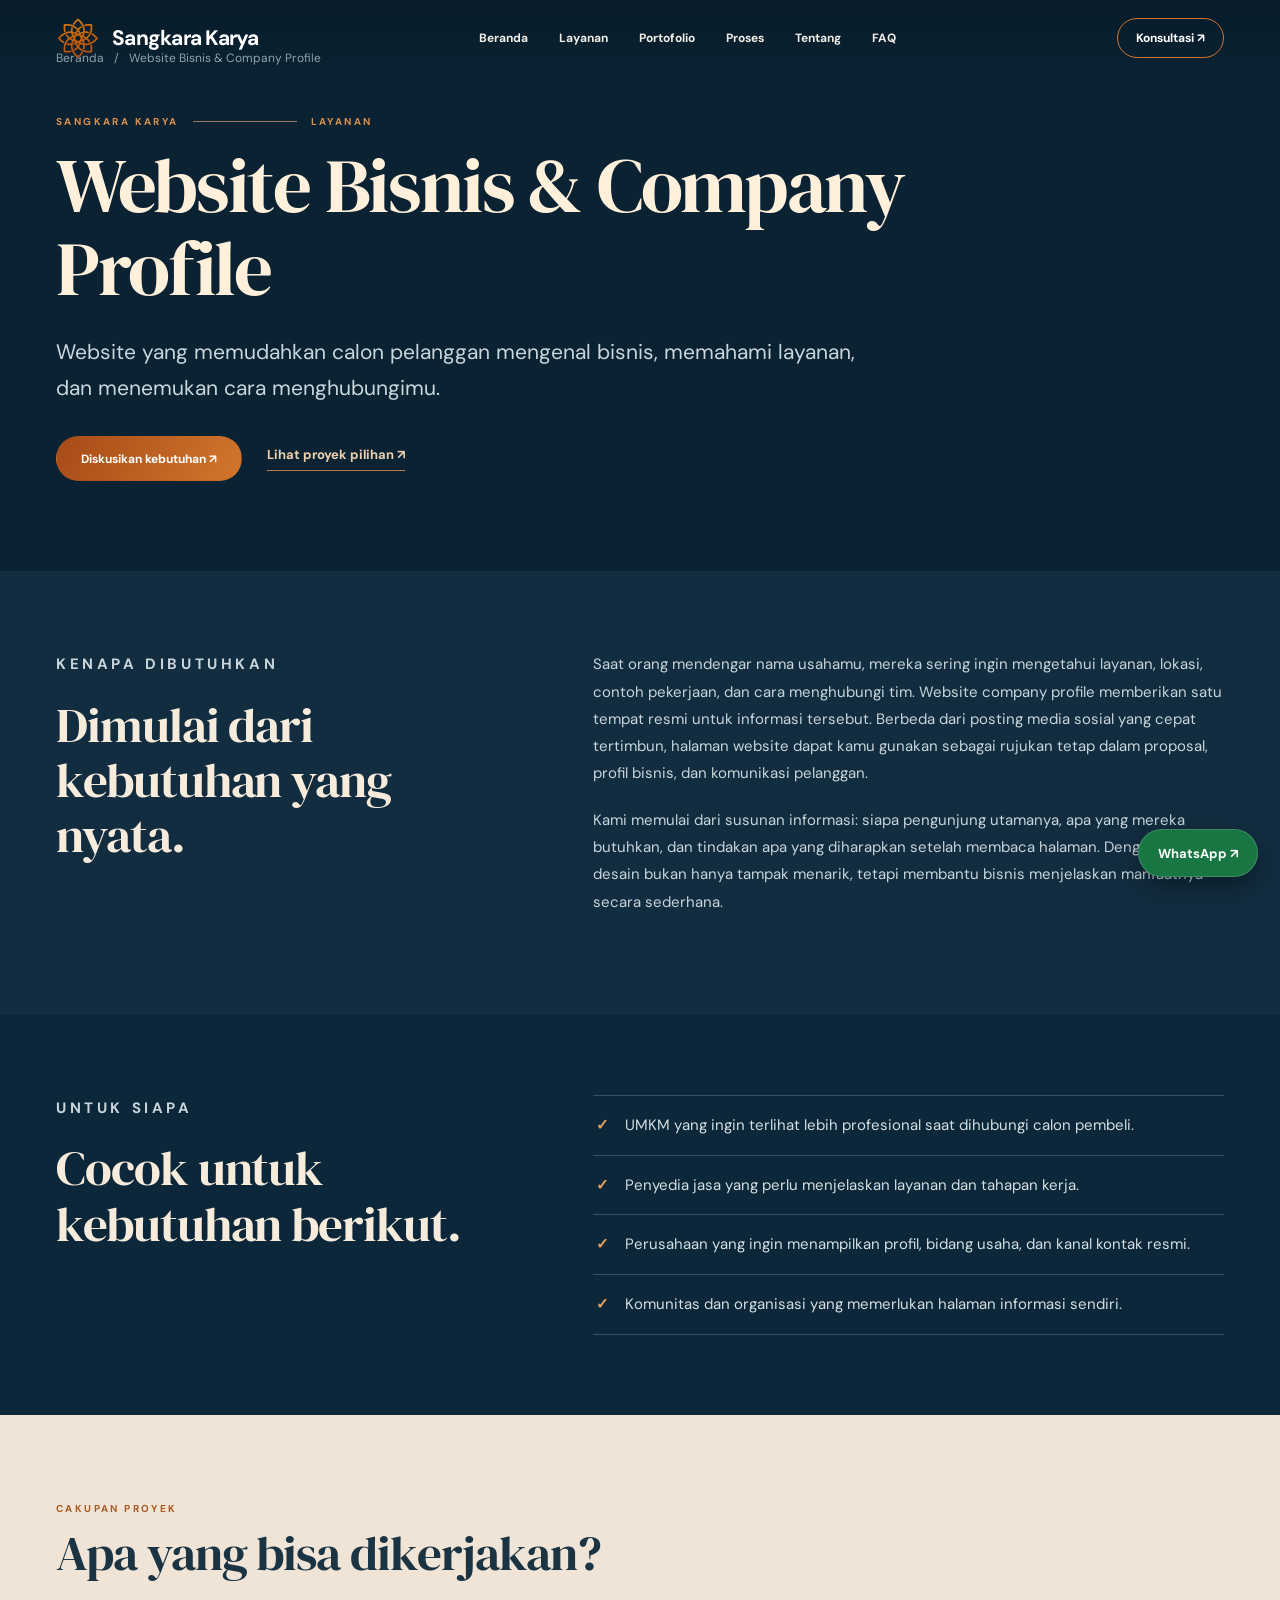
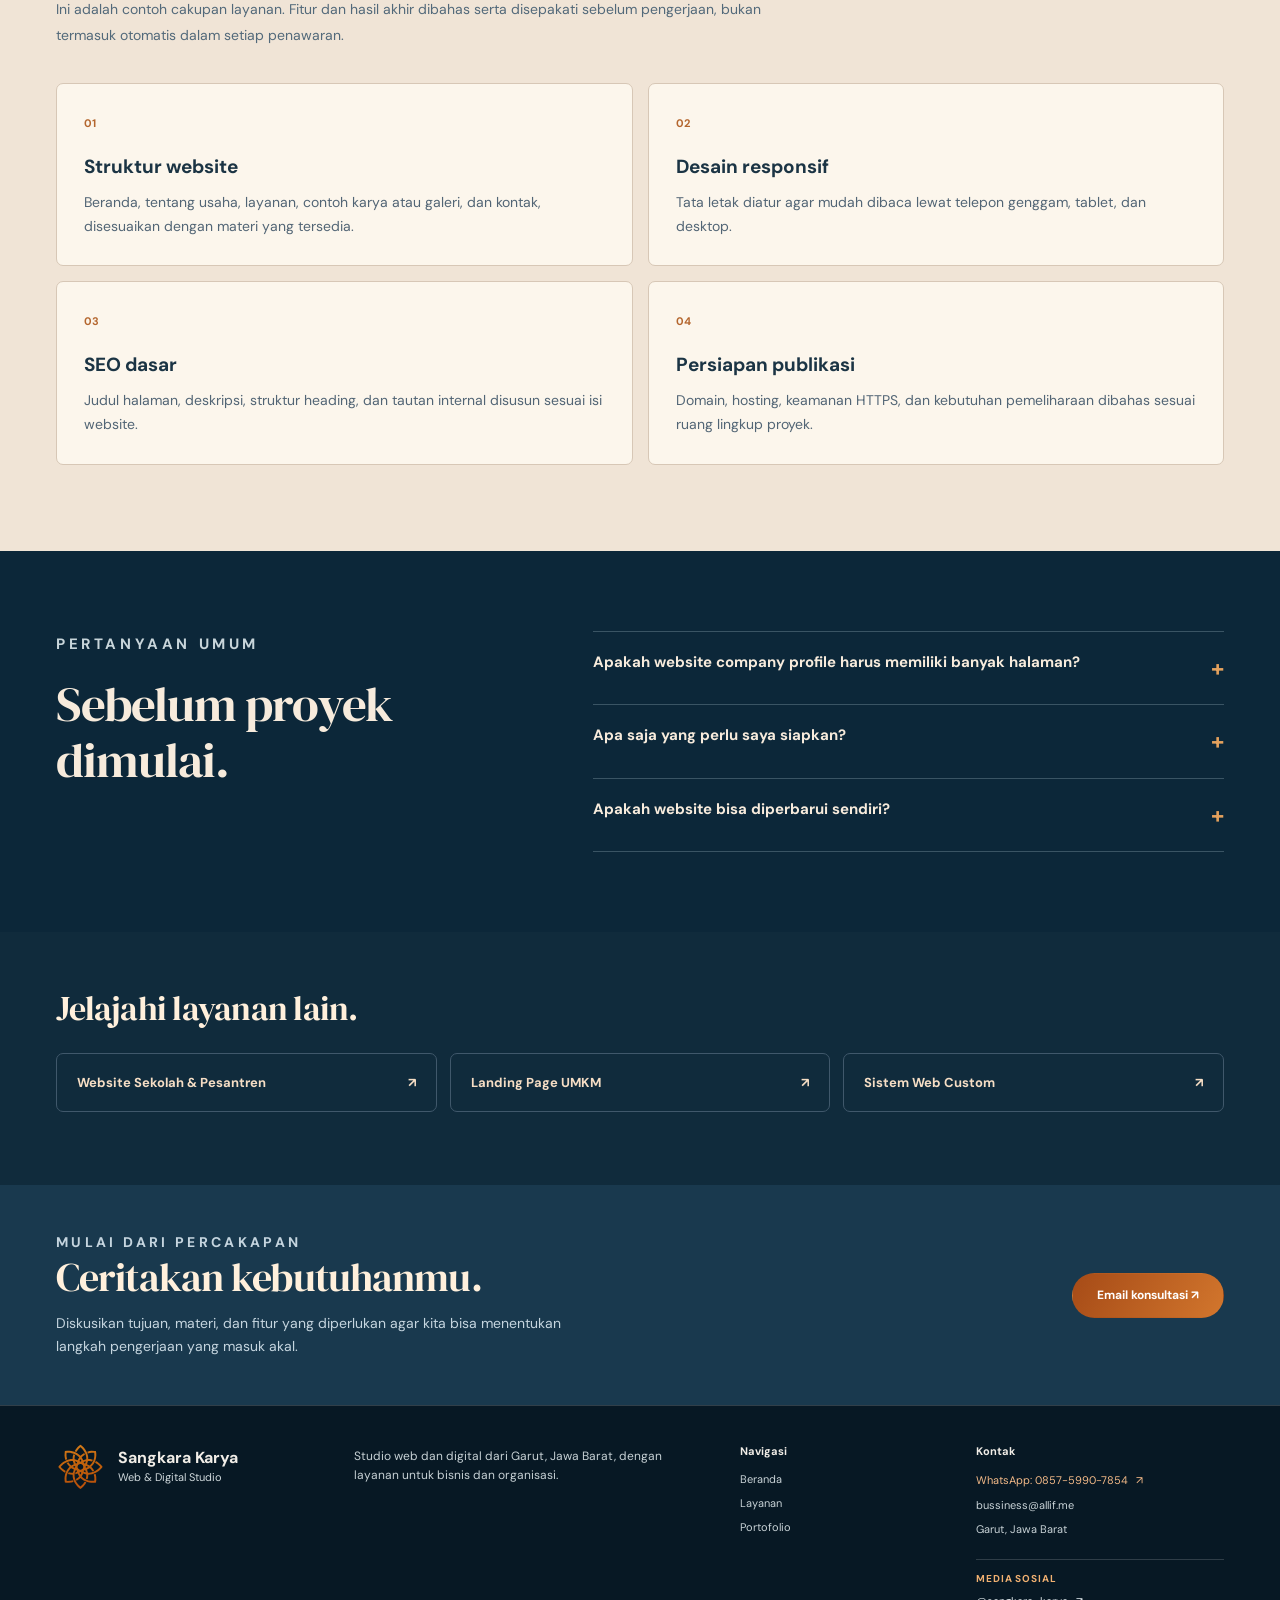
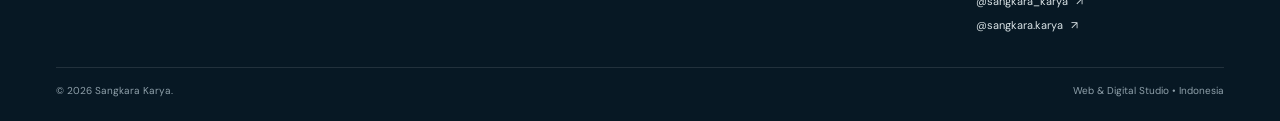
<file: website-company-profile/index.html>
<!doctype html>
<html lang="id">
<head>
<meta charset="utf-8"><meta name="viewport" content="width=device-width, initial-scale=1">
<meta name="theme-color" content="#091b28">
<meta name="robots" content="index, follow, max-image-preview:large">
<title>Jasa Website Company Profile &amp; Bisnis | Sangkara Karya</title>
<meta name="description" content="Jasa website company profile untuk bisnis dan perusahaan. Profil usaha, layanan, portofolio, dan kontak ditampilkan dengan jelas bersama Sangkara Karya.">
<link rel="canonical" href="https://sangkarakarya.my.id/website-company-profile/">
<link rel="icon" type="image/svg+xml" href="/favicon.svg">
<meta property="og:type" content="website">
<meta property="og:locale" content="id_ID">
<meta property="og:site_name" content="Sangkara Karya">
<meta property="og:title" content="Jasa Website Company Profile &amp; Bisnis | Sangkara Karya">
<meta property="og:description" content="Jasa website company profile untuk bisnis dan perusahaan. Profil usaha, layanan, portofolio, dan kontak ditampilkan dengan jelas bersama Sangkara Karya.">
<meta property="og:url" content="https://sangkarakarya.my.id/website-company-profile/">
<meta property="og:image" content="https://sangkarakarya.my.id/assets/hero-facade.webp">
<meta name="twitter:card" content="summary_large_image">
<meta name="twitter:title" content="Jasa Website Company Profile &amp; Bisnis | Sangkara Karya">
<meta name="twitter:description" content="Jasa website company profile untuk bisnis dan perusahaan. Profil usaha, layanan, portofolio, dan kontak ditampilkan dengan jelas bersama Sangkara Karya.">
<link rel="preconnect" href="https://fonts.googleapis.com"><link rel="preconnect" href="https://fonts.gstatic.com" crossorigin>
<link href="https://fonts.googleapis.com/css2?family=DM+Sans:wght@400;500;600;700&amp;family=DM+Serif+Display:ital@0;1&amp;display=swap" rel="stylesheet">
<link rel="stylesheet" href="/style.css"><link rel="stylesheet" href="/seo.css">
<script type="application/ld+json">{"@context":"https://schema.org","@graph":[{"@type":"BreadcrumbList","itemListElement":[{"@type":"ListItem","position":1,"name":"Beranda","item":"https://sangkarakarya.my.id/"},{"@type":"ListItem","position":2,"name":"Website Bisnis & Company Profile","item":"https://sangkarakarya.my.id/website-company-profile/"}]},{"@type":"Service","name":"Website Bisnis & Company Profile","serviceType":"Website Bisnis & Company Profile","description":"Website yang memudahkan calon pelanggan mengenal bisnis, memahami layanan, dan menemukan cara menghubungimu.","provider":{"@type":"Organization","name":"Sangkara Karya","url":"https://sangkarakarya.my.id/"},"areaServed":[{"@type":"AdministrativeArea","name":"Garut"},{"@type":"Country","name":"Indonesia"}]},{"@type":"WebPage","url":"https://sangkarakarya.my.id/website-company-profile/","name":"Jasa Website Company Profile & Bisnis | Sangkara Karya","description":"Jasa website company profile untuk bisnis dan perusahaan. Profil usaha, layanan, portofolio, dan kontak ditampilkan dengan jelas bersama Sangkara Karya.","inLanguage":"id-ID"}]}</script>
</head>
<body>
<a class="skip-link" href="#utama">Langsung ke konten</a>
<header class="site-header" id="beranda"><nav class="nav container" aria-label="Navigasi utama">
<a class="brand" href="/" aria-label="Sangkara Karya beranda"><img src="/favicon.svg" alt="" width="49" height="49"><span class="brand-text">Sangkara Karya</span></a>
<div class="nav-links" id="nav-links"><a href="/">Beranda</a><a href="/#layanan">Layanan</a><a href="/#portofolio">Portofolio</a><a href="/#proses">Proses</a><a href="/#tentang">Tentang</a><a href="/#faq">FAQ</a></div>
<a class="nav-cta" href="/#kontak">Konsultasi ↗</a>
<button class="menu-toggle" type="button" aria-label="Buka menu navigasi" aria-expanded="false" aria-controls="nav-links"><svg class="icon menu-open" viewBox="0 0 24 24" aria-hidden="true"><path d="M3 7h18M3 12h18M3 17h18"/></svg><svg class="icon menu-close" viewBox="0 0 24 24" aria-hidden="true"><path d="M5 5 19 19M19 5 5 19"/></svg></button>
</nav></header>
<main id="utama">
<section class="detail-hero"><div class="container">
<nav class="detail-breadcrumb" aria-label="Breadcrumb"><a href="/">Beranda</a><span aria-hidden="true">/</span><span>Website Bisnis &amp; Company Profile</span></nav>
<p class="eyebrow">SANGKARA KARYA <span class="eyebrow-rule"></span> LAYANAN</p>
<h1>Website Bisnis &amp; Company Profile</h1>
<p class="detail-lead">Website yang memudahkan calon pelanggan mengenal bisnis, memahami layanan, dan menemukan cara menghubungimu.</p>
<div class="detail-actions"><a class="btn btn-primary" href="mailto:bussiness@allif.me?subject=Konsultasi%20Website%20Bisnis%20%26%20Company%20Profile">Diskusikan kebutuhan ↗</a><a href="/#portofolio">Lihat proyek pilihan ↗</a></div>
</div></section>
<section class="detail-section"><div class="container detail-two-col"><div><p class="eyebrow">KENAPA DIBUTUHKAN</p><h2>Dimulai dari kebutuhan yang nyata.</h2></div><div><p>Saat orang mendengar nama usahamu, mereka sering ingin mengetahui layanan, lokasi, contoh pekerjaan, dan cara menghubungi tim. Website company profile memberikan satu tempat resmi untuk informasi tersebut. Berbeda dari posting media sosial yang cepat tertimbun, halaman website dapat kamu gunakan sebagai rujukan tetap dalam proposal, profil bisnis, dan komunikasi pelanggan.</p><p>Kami memulai dari susunan informasi: siapa pengunjung utamanya, apa yang mereka butuhkan, dan tindakan apa yang diharapkan setelah membaca halaman. Dengan begitu, desain bukan hanya tampak menarik, tetapi membantu bisnis menjelaskan manfaatnya secara sederhana.</p></div></div></section>
<section class="detail-section"><div class="container detail-two-col"><div><p class="eyebrow">UNTUK SIAPA</p><h2>Cocok untuk kebutuhan berikut.</h2></div><ul class="detail-check"><li>UMKM yang ingin terlihat lebih profesional saat dihubungi calon pembeli.</li><li>Penyedia jasa yang perlu menjelaskan layanan dan tahapan kerja.</li><li>Perusahaan yang ingin menampilkan profil, bidang usaha, dan kanal kontak resmi.</li><li>Komunitas dan organisasi yang memerlukan halaman informasi sendiri.</li></ul></div></section>
<section class="detail-scope"><div class="container"><p class="eyebrow">CAKUPAN PROYEK</p><h2>Apa yang bisa dikerjakan?</h2><p>Ini adalah contoh cakupan layanan. Fitur dan hasil akhir dibahas serta disepakati sebelum pengerjaan, bukan termasuk otomatis dalam setiap penawaran.</p>
<div class="detail-scope-grid"><article><span>01</span><h3>Struktur website</h3><p>Beranda, tentang usaha, layanan, contoh karya atau galeri, dan kontak, disesuaikan dengan materi yang tersedia.</p></article><article><span>02</span><h3>Desain responsif</h3><p>Tata letak diatur agar mudah dibaca lewat telepon genggam, tablet, dan desktop.</p></article><article><span>03</span><h3>SEO dasar</h3><p>Judul halaman, deskripsi, struktur heading, dan tautan internal disusun sesuai isi website.</p></article><article><span>04</span><h3>Persiapan publikasi</h3><p>Domain, hosting, keamanan HTTPS, dan kebutuhan pemeliharaan dibahas sesuai ruang lingkup proyek.</p></article></div>
</div></section>
<section class="detail-section"><div class="container detail-two-col"><div><p class="eyebrow">PERTANYAAN UMUM</p><h2>Sebelum proyek dimulai.</h2></div><div class="detail-faq"><details><summary>Apakah website company profile harus memiliki banyak halaman? <span aria-hidden="true">+</span></summary><p>Tidak selalu. Jumlah halaman tergantung banyaknya informasi dan cara calon pelanggan mencarinya. Informasi singkat bisa menggunakan susunan satu halaman yang rapi.</p></details><details><summary>Apa saja yang perlu saya siapkan? <span aria-hidden="true">+</span></summary><p>Nama usaha, logo, daftar layanan, deskripsi bisnis, foto yang boleh dipublikasikan, serta informasi kontak resmi sangat membantu.</p></details><details><summary>Apakah website bisa diperbarui sendiri? <span aria-hidden="true">+</span></summary><p>Bisa jika fitur pengelolaan konten termasuk dalam ruang lingkup pengembangan. Kebutuhan tersebut dibicarakan sebelum pengerjaan.</p></details></div></div></section>
<section class="detail-related"><div class="container"><h2>Jelajahi layanan lain.</h2><div class="detail-related-list"><a href="/website-sekolah-pesantren/">Website Sekolah &amp; Pesantren <span aria-hidden="true">↗</span></a><a href="/landing-page-umkm/">Landing Page UMKM <span aria-hidden="true">↗</span></a><a href="/sistem-web-custom/">Sistem Web Custom <span aria-hidden="true">↗</span></a></div></div></section>
<section class="detail-cta"><div class="container"><div><p class="eyebrow">MULAI DARI PERCAKAPAN</p><h2>Ceritakan kebutuhanmu.</h2><p>Diskusikan tujuan, materi, dan fitur yang diperlukan agar kita bisa menentukan langkah pengerjaan yang masuk akal.</p></div><a class="btn btn-primary" href="mailto:bussiness@allif.me?subject=Konsultasi%20Website%20Bisnis%20%26%20Company%20Profile">Email konsultasi ↗</a></div></section>
</main>
<footer class="site-footer"><div class="container footer-content">
<div class="footer-identity"><img src="/favicon.svg" alt="" width="54" height="54"><div><strong>Sangkara Karya</strong><span>Web &amp; Digital Studio</span></div></div>
<p class="footer-description">Studio web dan digital dari Garut, Jawa Barat, dengan layanan untuk bisnis dan organisasi.</p>
<div class="footer-links"><h3>Navigasi</h3><a href="/">Beranda</a><a href="/#layanan">Layanan</a><a href="/#portofolio">Portofolio</a></div>
<div class="footer-contact"><h3>Kontak</h3><a class="footer-whatsapp" href="https://wa.me/6285759907854?text=Halo%20Sangkara%20Karya%2C%20saya%20ingin%20konsultasi%20mengenai%20jasa%20pembuatan%20website." target="_blank" rel="noopener noreferrer">WhatsApp: 0857-5990-7854 <span aria-hidden="true">↗</span></a><a href="mailto:bussiness@allif.me">bussiness@allif.me</a><span>Garut, Jawa Barat</span><div class="brand-social" aria-label="Media sosial Sangkara Karya"><span class="brand-social-label">Media sosial</span><a href="https://www.instagram.com/sangkara_karya/" target="_blank" rel="noopener noreferrer" aria-label="Instagram Sangkara Karya">@sangkara_karya <span aria-hidden="true">↗</span></a><a href="https://www.tiktok.com/@sangkara.karya" target="_blank" rel="noopener noreferrer" aria-label="TikTok Sangkara Karya">@sangkara.karya <span aria-hidden="true">↗</span></a></div></div>
</div><div class="container footer-bottom"><span>© <span id="year">2026</span> Sangkara Karya.</span><span>Web &amp; Digital Studio • Indonesia</span></div></footer>
<script src="/config.js" defer></script>
  
  <script src="/script.js" defer></script>
</body></html>
</file>
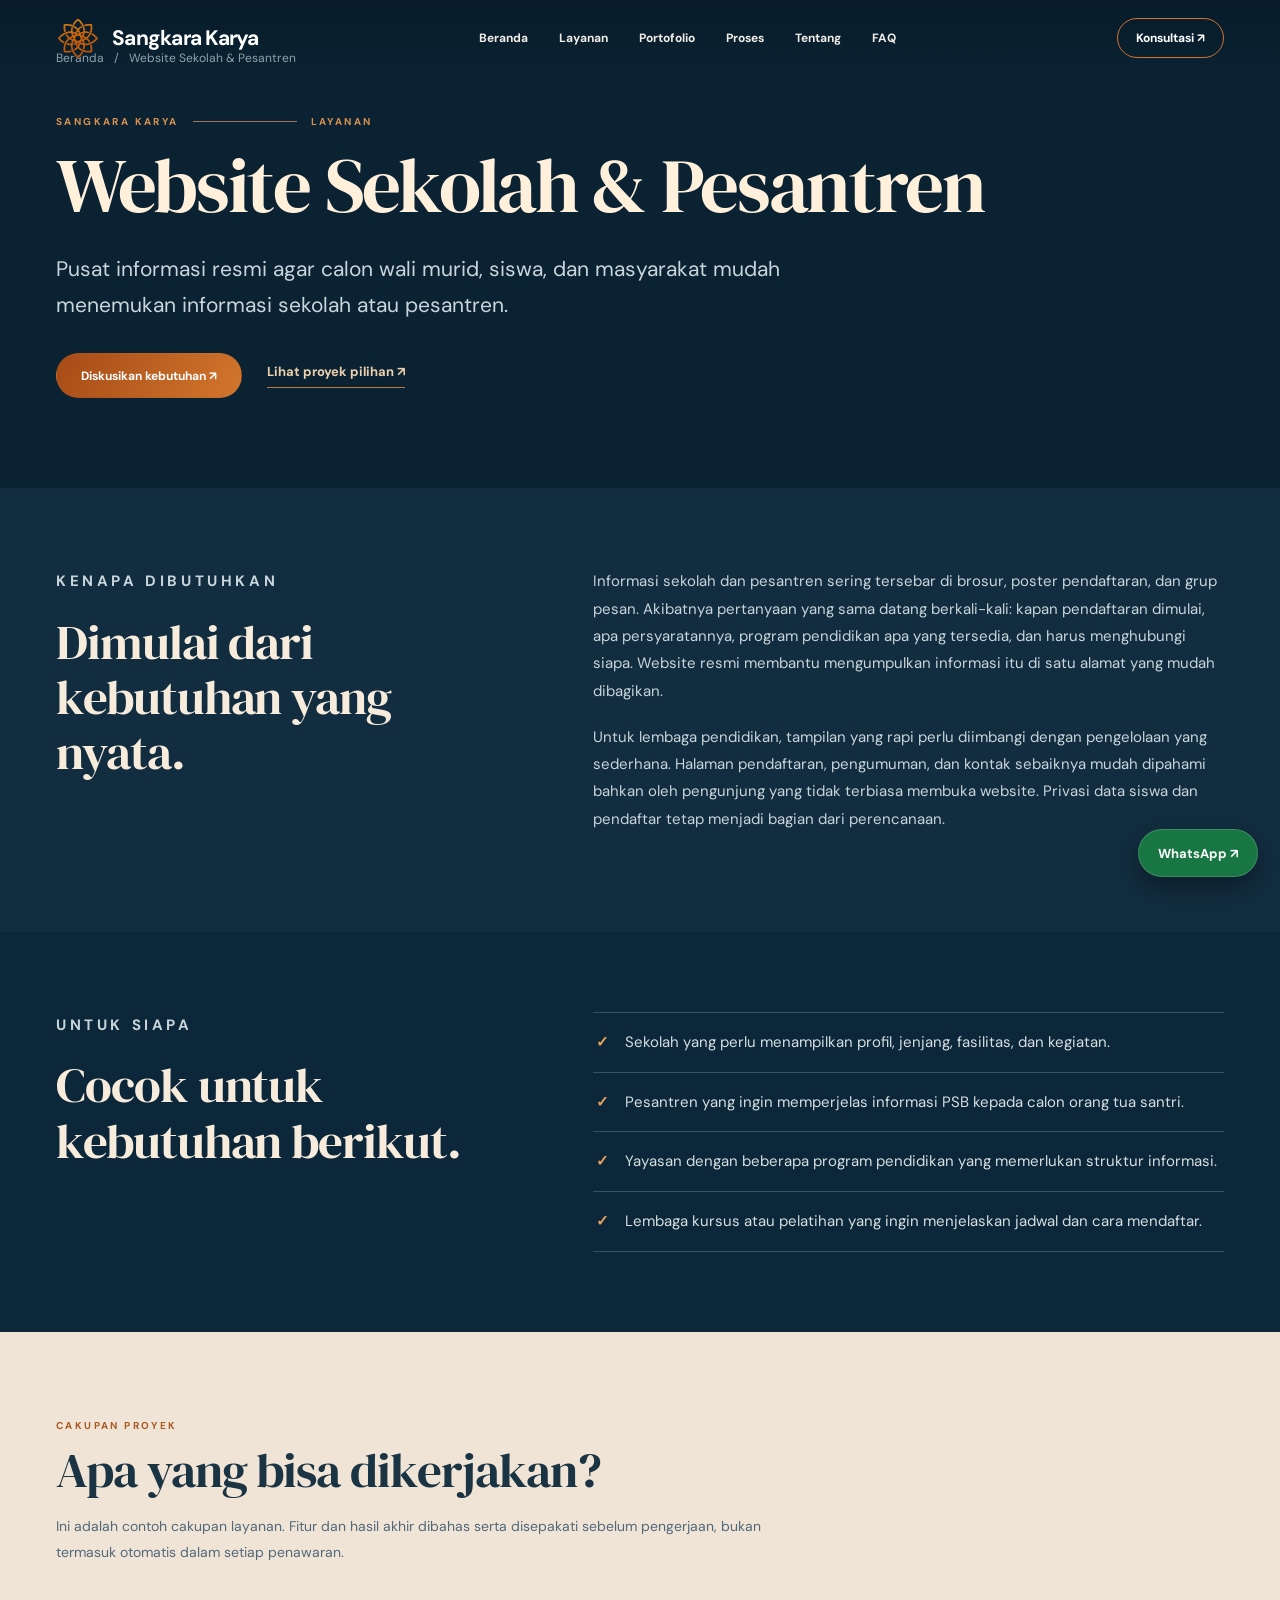
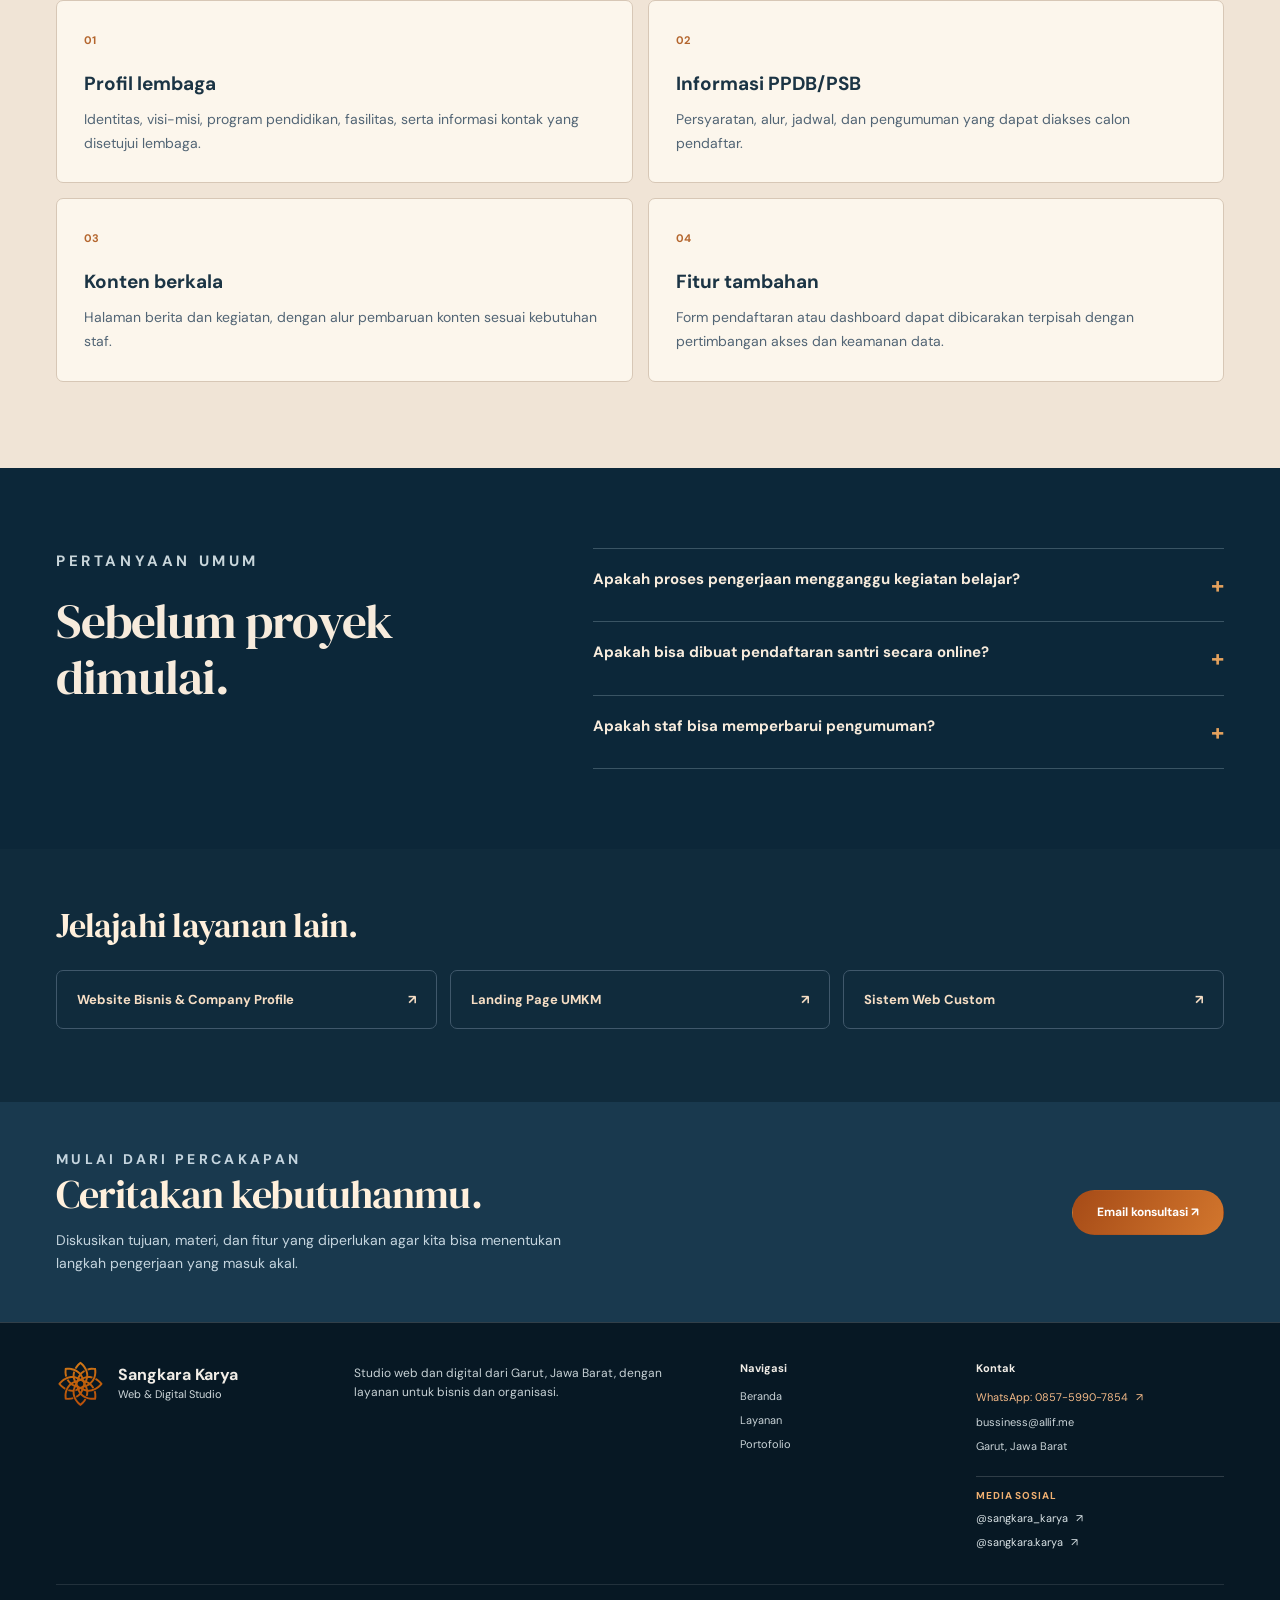
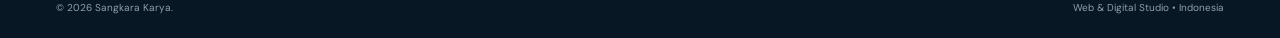
<file: website-sekolah-pesantren/index.html>
<!doctype html>
<html lang="id">
<head>
<meta charset="utf-8"><meta name="viewport" content="width=device-width, initial-scale=1">
<meta name="theme-color" content="#091b28">
<meta name="robots" content="index, follow, max-image-preview:large">
<title>Jasa Website Sekolah &amp; Pesantren | Sangkara Karya</title>
<meta name="description" content="Pembuatan website sekolah dan pesantren untuk profil lembaga, kegiatan, pengumuman, serta informasi PPDB atau PSB. Layanan studio digital Garut.">
<link rel="canonical" href="https://sangkarakarya.my.id/website-sekolah-pesantren/">
<link rel="icon" type="image/svg+xml" href="/favicon.svg">
<meta property="og:type" content="website">
<meta property="og:locale" content="id_ID">
<meta property="og:site_name" content="Sangkara Karya">
<meta property="og:title" content="Jasa Website Sekolah &amp; Pesantren | Sangkara Karya">
<meta property="og:description" content="Pembuatan website sekolah dan pesantren untuk profil lembaga, kegiatan, pengumuman, serta informasi PPDB atau PSB. Layanan studio digital Garut.">
<meta property="og:url" content="https://sangkarakarya.my.id/website-sekolah-pesantren/">
<meta property="og:image" content="https://sangkarakarya.my.id/assets/hero-facade.webp">
<meta name="twitter:card" content="summary_large_image">
<meta name="twitter:title" content="Jasa Website Sekolah &amp; Pesantren | Sangkara Karya">
<meta name="twitter:description" content="Pembuatan website sekolah dan pesantren untuk profil lembaga, kegiatan, pengumuman, serta informasi PPDB atau PSB. Layanan studio digital Garut.">
<link rel="preconnect" href="https://fonts.googleapis.com"><link rel="preconnect" href="https://fonts.gstatic.com" crossorigin>
<link href="https://fonts.googleapis.com/css2?family=DM+Sans:wght@400;500;600;700&amp;family=DM+Serif+Display:ital@0;1&amp;display=swap" rel="stylesheet">
<link rel="stylesheet" href="/style.css"><link rel="stylesheet" href="/seo.css">
<script type="application/ld+json">{"@context":"https://schema.org","@graph":[{"@type":"BreadcrumbList","itemListElement":[{"@type":"ListItem","position":1,"name":"Beranda","item":"https://sangkarakarya.my.id/"},{"@type":"ListItem","position":2,"name":"Website Sekolah & Pesantren","item":"https://sangkarakarya.my.id/website-sekolah-pesantren/"}]},{"@type":"Service","name":"Website Sekolah & Pesantren","serviceType":"Website Sekolah & Pesantren","description":"Pusat informasi resmi agar calon wali murid, siswa, dan masyarakat mudah menemukan informasi sekolah atau pesantren.","provider":{"@type":"Organization","name":"Sangkara Karya","url":"https://sangkarakarya.my.id/"},"areaServed":[{"@type":"AdministrativeArea","name":"Garut"},{"@type":"Country","name":"Indonesia"}]},{"@type":"WebPage","url":"https://sangkarakarya.my.id/website-sekolah-pesantren/","name":"Jasa Website Sekolah & Pesantren | Sangkara Karya","description":"Pembuatan website sekolah dan pesantren untuk profil lembaga, kegiatan, pengumuman, serta informasi PPDB atau PSB. Layanan studio digital Garut.","inLanguage":"id-ID"}]}</script>
</head>
<body>
<a class="skip-link" href="#utama">Langsung ke konten</a>
<header class="site-header" id="beranda"><nav class="nav container" aria-label="Navigasi utama">
<a class="brand" href="/" aria-label="Sangkara Karya beranda"><img src="/favicon.svg" alt="" width="49" height="49"><span class="brand-text">Sangkara Karya</span></a>
<div class="nav-links" id="nav-links"><a href="/">Beranda</a><a href="/#layanan">Layanan</a><a href="/#portofolio">Portofolio</a><a href="/#proses">Proses</a><a href="/#tentang">Tentang</a><a href="/#faq">FAQ</a></div>
<a class="nav-cta" href="/#kontak">Konsultasi ↗</a>
<button class="menu-toggle" type="button" aria-label="Buka menu navigasi" aria-expanded="false" aria-controls="nav-links"><svg class="icon menu-open" viewBox="0 0 24 24" aria-hidden="true"><path d="M3 7h18M3 12h18M3 17h18"/></svg><svg class="icon menu-close" viewBox="0 0 24 24" aria-hidden="true"><path d="M5 5 19 19M19 5 5 19"/></svg></button>
</nav></header>
<main id="utama">
<section class="detail-hero"><div class="container">
<nav class="detail-breadcrumb" aria-label="Breadcrumb"><a href="/">Beranda</a><span aria-hidden="true">/</span><span>Website Sekolah &amp; Pesantren</span></nav>
<p class="eyebrow">SANGKARA KARYA <span class="eyebrow-rule"></span> LAYANAN</p>
<h1>Website Sekolah &amp; Pesantren</h1>
<p class="detail-lead">Pusat informasi resmi agar calon wali murid, siswa, dan masyarakat mudah menemukan informasi sekolah atau pesantren.</p>
<div class="detail-actions"><a class="btn btn-primary" href="mailto:bussiness@allif.me?subject=Konsultasi%20Website%20Sekolah%20%26%20Pesantren">Diskusikan kebutuhan ↗</a><a href="/#portofolio">Lihat proyek pilihan ↗</a></div>
</div></section>
<section class="detail-section"><div class="container detail-two-col"><div><p class="eyebrow">KENAPA DIBUTUHKAN</p><h2>Dimulai dari kebutuhan yang nyata.</h2></div><div><p>Informasi sekolah dan pesantren sering tersebar di brosur, poster pendaftaran, dan grup pesan. Akibatnya pertanyaan yang sama datang berkali-kali: kapan pendaftaran dimulai, apa persyaratannya, program pendidikan apa yang tersedia, dan harus menghubungi siapa. Website resmi membantu mengumpulkan informasi itu di satu alamat yang mudah dibagikan.</p><p>Untuk lembaga pendidikan, tampilan yang rapi perlu diimbangi dengan pengelolaan yang sederhana. Halaman pendaftaran, pengumuman, dan kontak sebaiknya mudah dipahami bahkan oleh pengunjung yang tidak terbiasa membuka website. Privasi data siswa dan pendaftar tetap menjadi bagian dari perencanaan.</p></div></div></section>
<section class="detail-section"><div class="container detail-two-col"><div><p class="eyebrow">UNTUK SIAPA</p><h2>Cocok untuk kebutuhan berikut.</h2></div><ul class="detail-check"><li>Sekolah yang perlu menampilkan profil, jenjang, fasilitas, dan kegiatan.</li><li>Pesantren yang ingin memperjelas informasi PSB kepada calon orang tua santri.</li><li>Yayasan dengan beberapa program pendidikan yang memerlukan struktur informasi.</li><li>Lembaga kursus atau pelatihan yang ingin menjelaskan jadwal dan cara mendaftar.</li></ul></div></section>
<section class="detail-scope"><div class="container"><p class="eyebrow">CAKUPAN PROYEK</p><h2>Apa yang bisa dikerjakan?</h2><p>Ini adalah contoh cakupan layanan. Fitur dan hasil akhir dibahas serta disepakati sebelum pengerjaan, bukan termasuk otomatis dalam setiap penawaran.</p>
<div class="detail-scope-grid"><article><span>01</span><h3>Profil lembaga</h3><p>Identitas, visi-misi, program pendidikan, fasilitas, serta informasi kontak yang disetujui lembaga.</p></article><article><span>02</span><h3>Informasi PPDB/PSB</h3><p>Persyaratan, alur, jadwal, dan pengumuman yang dapat diakses calon pendaftar.</p></article><article><span>03</span><h3>Konten berkala</h3><p>Halaman berita dan kegiatan, dengan alur pembaruan konten sesuai kebutuhan staf.</p></article><article><span>04</span><h3>Fitur tambahan</h3><p>Form pendaftaran atau dashboard dapat dibicarakan terpisah dengan pertimbangan akses dan keamanan data.</p></article></div>
</div></section>
<section class="detail-section"><div class="container detail-two-col"><div><p class="eyebrow">PERTANYAAN UMUM</p><h2>Sebelum proyek dimulai.</h2></div><div class="detail-faq"><details><summary>Apakah proses pengerjaan mengganggu kegiatan belajar? <span aria-hidden="true">+</span></summary><p>Tidak harus. Pengumpulan materi, diskusi desain, dan peninjauan dapat dijadwalkan secara online atau di luar jam penting lembaga.</p></details><details><summary>Apakah bisa dibuat pendaftaran santri secara online? <span aria-hidden="true">+</span></summary><p>Bisa didiskusikan. Jenis data, alur verifikasi, dan pembatasan akses harus dirancang sejak awal.</p></details><details><summary>Apakah staf bisa memperbarui pengumuman? <span aria-hidden="true">+</span></summary><p>Bisa bila website menggunakan sistem pengelolaan konten yang sesuai. Kebutuhannya perlu dicantumkan dalam kesepakatan pekerjaan.</p></details></div></div></section>
<section class="detail-related"><div class="container"><h2>Jelajahi layanan lain.</h2><div class="detail-related-list"><a href="/website-company-profile/">Website Bisnis &amp; Company Profile <span aria-hidden="true">↗</span></a><a href="/landing-page-umkm/">Landing Page UMKM <span aria-hidden="true">↗</span></a><a href="/sistem-web-custom/">Sistem Web Custom <span aria-hidden="true">↗</span></a></div></div></section>
<section class="detail-cta"><div class="container"><div><p class="eyebrow">MULAI DARI PERCAKAPAN</p><h2>Ceritakan kebutuhanmu.</h2><p>Diskusikan tujuan, materi, dan fitur yang diperlukan agar kita bisa menentukan langkah pengerjaan yang masuk akal.</p></div><a class="btn btn-primary" href="mailto:bussiness@allif.me?subject=Konsultasi%20Website%20Sekolah%20%26%20Pesantren">Email konsultasi ↗</a></div></section>
</main>
<footer class="site-footer"><div class="container footer-content">
<div class="footer-identity"><img src="/favicon.svg" alt="" width="54" height="54"><div><strong>Sangkara Karya</strong><span>Web &amp; Digital Studio</span></div></div>
<p class="footer-description">Studio web dan digital dari Garut, Jawa Barat, dengan layanan untuk bisnis dan organisasi.</p>
<div class="footer-links"><h3>Navigasi</h3><a href="/">Beranda</a><a href="/#layanan">Layanan</a><a href="/#portofolio">Portofolio</a></div>
<div class="footer-contact"><h3>Kontak</h3><a class="footer-whatsapp" href="https://wa.me/6285759907854?text=Halo%20Sangkara%20Karya%2C%20saya%20ingin%20konsultasi%20mengenai%20jasa%20pembuatan%20website." target="_blank" rel="noopener noreferrer">WhatsApp: 0857-5990-7854 <span aria-hidden="true">↗</span></a><a href="mailto:bussiness@allif.me">bussiness@allif.me</a><span>Garut, Jawa Barat</span><div class="brand-social" aria-label="Media sosial Sangkara Karya"><span class="brand-social-label">Media sosial</span><a href="https://www.instagram.com/sangkara_karya/" target="_blank" rel="noopener noreferrer" aria-label="Instagram Sangkara Karya">@sangkara_karya <span aria-hidden="true">↗</span></a><a href="https://www.tiktok.com/@sangkara.karya" target="_blank" rel="noopener noreferrer" aria-label="TikTok Sangkara Karya">@sangkara.karya <span aria-hidden="true">↗</span></a></div></div>
</div><div class="container footer-bottom"><span>© <span id="year">2026</span> Sangkara Karya.</span><span>Web &amp; Digital Studio • Indonesia</span></div></footer>
<script src="/config.js" defer></script>
  
  <script src="/script.js" defer></script>
</body></html>
</file>
<file: style.css>
:root{
 --navy:#091b28; --navy-deep:#071622; --navy-card:#102634; --navy-light:#183142;
 --copper:#d0742e; --copper-light:#f0a369; --cream:#fff0dc; --paper:#f5ebdc;
 --ink:#0d2030; --white:#fbf5ec; --text:#f1ede7; --subtle:#b5c0c8;
 --line:rgba(237,234,224,.18); --serif:"DM Serif Display",Georgia,serif; --sans:"DM Sans",Arial,sans-serif;
}
*{box-sizing:border-box}html{scroll-behavior:smooth;scroll-padding-top:78px}body{margin:0;min-width:320px;background:var(--navy);font-family:var(--sans);color:var(--text);-webkit-font-smoothing:antialiased}a{color:inherit;text-decoration:none}button{font:inherit;cursor:pointer}img{max-width:100%}svg.icon{width:21px;height:21px;fill:none;stroke:currentColor;stroke-width:1.8;stroke-linecap:round;stroke-linejoin:round;flex:none}.icon-defs{position:absolute;width:0;height:0;overflow:hidden}.container{width:min(1340px,calc(100% - 112px));margin-inline:auto}.skip-link{position:absolute;z-index:200;top:-70px;left:20px;background:var(--copper);padding:14px;color:#fff}.skip-link:focus{top:10px}:focus-visible{outline:3px solid #f5b67a;outline-offset:4px}::selection{background:var(--copper);color:#fff}
h1,h2,h3,p{margin-top:0}h1,h2{font-family:var(--serif);font-weight:400;letter-spacing:-.022em}.eyebrow{display:flex;align-items:center;gap:14px;color:var(--copper-light);font-size:10px;letter-spacing:.24em;line-height:1.5;font-weight:700}.eyebrow-rule{display:inline-block;width:104px;height:1px;background:rgba(240,163,105,.65)}.section-label{margin:0 0 13px}.section h2{font-size:clamp(32px,3vw,44px);line-height:1.06}.small-stroke{display:block;width:44px;height:2px;background:var(--copper);transform:skewX(-30deg);margin-top:23px}.btn{min-height:45px;display:inline-flex;align-items:center;justify-content:center;gap:14px;border-radius:100px;padding:12px 24px;font-size:12px;font-weight:700;border:1px solid transparent;transition:background .2s,border-color .2s,transform .2s}.btn .icon{width:17px;height:17px}.btn-primary{background:linear-gradient(120deg,#a64b17,#d2762d);color:white}.btn-primary:hover{background:linear-gradient(120deg,#b9571b,#ed8c3e);transform:translateY(-2px)}.btn-outline{border-color:#cc8e5d;color:#fff;background:rgba(5,22,34,.25)}.btn-outline:hover{background:rgba(208,116,46,.16);transform:translateY(-2px)}
/* Navigation overlaid on the full-bleed architecture hero. */
.site-header{position:absolute;inset:0 0 auto;z-index:50;background:linear-gradient(180deg,rgba(4,18,29,.40),transparent)}.nav{height:76px;display:flex;align-items:center;justify-content:space-between;gap:35px}.brand{display:inline-flex;align-items:center;gap:12px;white-space:nowrap;flex-shrink:0}.brand img{width:44px;height:44px;object-fit:contain}.brand-text{font-size:21px;font-weight:700;letter-spacing:-.035em;display:inline;color:#fff}.nav-links{display:flex;align-items:center;gap:31px;margin-inline:auto}.nav-links a{font-size:12px;font-weight:700;position:relative;padding:30px 0;white-space:nowrap;transition:color .2s}.nav-links a:hover,.nav-links a.active{color:#fff}.nav-links a.active:after,.nav-links a:hover:after{content:"";position:absolute;bottom:18px;left:0;right:0;height:2px;background:var(--copper-light)}.nav-cta{display:inline-flex;align-items:center;gap:12px;border:1px solid var(--copper);color:#fff;flex:none;border-radius:100px;padding:11px 18px;font-size:12px;font-weight:700;transition:background .2s}.nav-cta .icon{width:16px;height:16px}.nav-cta:hover{background:rgba(211,110,37,.28)}.menu-toggle{display:none;background:none;border:0;color:#fff;padding:7px}.menu-toggle .menu-close{display:none}
/* Hero: supplied facade image, no composited text in image. */
.hero{position:relative;isolation:isolate;min-height:565px;background:var(--navy-deep);overflow:hidden}.hero-image{position:absolute;inset:0;z-index:-2;background-image:url('assets/hero-facade.webp');background-position:center center;background-size:cover;background-repeat:no-repeat}.hero:before{content:"";position:absolute;inset:0;z-index:-1;pointer-events:none;background:linear-gradient(90deg,rgba(4,20,31,.70) 0%,rgba(4,20,31,.57) 31%,rgba(4,20,31,.24) 54%,rgba(4,20,31,.04) 80%),linear-gradient(0deg,rgba(9,27,40,.90) 0%,transparent 20%)}.hero-inner{display:flex;align-items:center;min-height:565px;padding:105px 0 55px}.hero-copy{position:relative;z-index:1;width:min(605px,59%)}.hero .eyebrow{margin-bottom:18px}.hero h1{font-size:clamp(46px,4.6vw,69px);line-height:1.04;margin:0 0 19px;color:var(--white);text-wrap:balance}.hero h1 em{font-style:italic;color:var(--copper-light)}.hero-lead{font-size:14px;line-height:1.7;max-width:470px;margin:0 0 27px;color:#e5e8e7}.hero-actions{display:flex;align-items:center;gap:16px;flex-wrap:wrap}
/* Services: low-ornament dark navy grid. */
.section{padding-top:64px;padding-bottom:60px}.services{background:var(--navy);padding-top:38px}.services .container{display:grid;grid-template-columns:245px 1fr;column-gap:42px}.services-intro{display:contents}.services-intro>div{grid-column:1;grid-row:1;align-self:start}.services-intro h2{font-size:clamp(30px,2.55vw,37px);margin:0}.services-intro>p{display:none}.services-grid{grid-column:2;grid-row:1;display:grid;grid-template-columns:repeat(3,minmax(0,1fr));gap:0}.service{min-width:0;display:flex;align-items:flex-start;gap:15px;padding:10px 20px 26px 0;border-bottom:1px solid var(--line)}.service:nth-child(n+4){padding-top:25px;border-bottom:0;padding-bottom:8px}.service-icon{display:grid;place-items:center;color:var(--copper-light);width:52px;height:52px;flex:0 0 52px;border-radius:10px;background:linear-gradient(160deg,rgba(255,255,255,.10),rgba(255,255,255,.02));border:1px solid rgba(225,211,196,.11)}.service-icon .icon{width:28px;height:28px;stroke-width:1.65}.service h3{font-size:15px;line-height:1.25;font-weight:700;margin:2px 0 7px;letter-spacing:-.025em}.service p{font-size:12px;line-height:1.57;margin:0;color:var(--subtle);max-width:260px}
/* Portfolio previews, links remain real. */
.portfolio{padding-top:39px;padding-bottom:52px;background:var(--navy)}.portfolio-heading{display:flex;align-items:end;justify-content:space-between;gap:20px;margin-bottom:27px}.portfolio-heading h2{font-size:39px;line-height:1.03;margin:0}.portfolio-heading .small-stroke{display:none}.more-link{display:inline-flex;align-items:center;gap:12px;color:var(--copper-light);font-size:12px;font-weight:700;white-space:nowrap;padding-bottom:8px}.more-link:hover{text-decoration:underline;text-underline-offset:5px}.more-link .icon{width:19px;height:19px}.portfolio-grid{display:grid;grid-template-columns:repeat(3,minmax(0,1fr));gap:22px}.project{position:relative;min-width:0;aspect-ratio:1.55;overflow:hidden;border-radius:12px;border:1px solid rgba(220,233,234,.17);background:#18384a;color:#fff;display:block;isolation:isolate}.project img{width:100%;height:100%;object-fit:cover;display:block;transition:transform .4s}.project:hover img{transform:scale(1.045)}.project-shade{position:absolute;inset:0;background:linear-gradient(0deg,rgba(5,19,28,.98),rgba(5,19,28,.50) 29%,transparent 63%)}.project-copy{position:absolute;left:20px;bottom:17px;right:40px;display:flex;flex-direction:column;gap:5px}.project-copy strong{font-size:17px;font-weight:700;line-height:1.2}.project-copy small{font-size:11.5px;line-height:1.4;opacity:.92}.project-external{position:absolute;right:19px;bottom:20px;width:17px!important;height:17px!important}.visual-disclaimer{font-size:11px;color:#8fa1aa;margin:12px 0 0;font-style:italic}
/* Four-stage process. */
.process-section{padding-top:14px;padding-bottom:38px;background:var(--navy)}.process-panel{display:grid;grid-template-columns:30% 1fr;gap:4%;padding:27px 8px;border:0;background:transparent}.process-heading h2{font-size:34px;line-height:1.08;margin:0}.steps{list-style:none;padding:0;margin:0;display:grid;grid-template-columns:repeat(4,minmax(0,1fr));gap:24px;align-content:center}.steps li{position:relative;min-width:0}.step-number{width:35px;height:35px;border-radius:8px;display:grid;place-items:center;background:#f0d2af;color:#102433;font-size:13px;font-weight:700;margin-bottom:15px}.steps li:not(:last-child):after{content:"―";position:absolute;top:5px;right:6px;font-size:17px;color:#b76a31}.steps h3{font-size:13px;font-weight:700;margin:0 0 6px}.steps p{font-size:11.5px;line-height:1.6;color:var(--subtle);margin:0;max-width:165px}
/* Architecture photograph and warm cream contrast panel. */
.consultation{padding:10px 0 42px;background:var(--navy)}.consultation-shell{min-height:295px;display:grid;grid-template-columns:42% 58%;border-radius:26px;overflow:hidden;background:#f6ebdb}.consultation-art{background:url('assets/hero-facade.webp') 73% 69%/auto 190% no-repeat;min-height:295px}.consultation-copy{padding:38px 55px 35px;color:var(--ink);align-self:center}.consultation-rule{display:block;height:2px;width:52px;background:var(--copper);margin-bottom:21px}.consultation h2{font-size:clamp(34px,3.8vw,53px);line-height:1.05;margin:0 0 13px}.consultation p{font-size:13px;max-width:470px;line-height:1.65;color:#283c47;margin-bottom:19px}.consultation .btn{min-height:43px;padding:10px 19px}
/* FAQ uses dark restrained treatment rather than reverting to cream. */
.faq{padding-top:55px;padding-bottom:75px;background:#0b202e;border-top:1px solid rgba(240,229,217,.13)}.faq-grid{display:grid;grid-template-columns:30% 1fr;gap:6%}.faq h2{margin:0}.faq-list{border-top:1px solid var(--line)}.faq-list details{border-bottom:1px solid var(--line)}.faq-list summary{display:flex;align-items:center;justify-content:space-between;gap:16px;cursor:pointer;padding:19px 0;list-style:none;font-size:13px;font-weight:700}.faq-list summary::-webkit-details-marker{display:none}.faq-list summary .icon{width:16px;height:16px;transition:transform .2s}.faq-list details[open] summary .icon{transform:rotate(180deg)}.faq-list details p{color:var(--subtle);font-size:13px;line-height:1.7;margin:0 35px 18px 0;max-width:690px}
/* Footer */
.site-footer{background:#071824;color:var(--text);border-top:1px solid rgba(255,255,255,.17)}.footer-content{display:grid;grid-template-columns:1.05fr 1.4fr .8fr 1fr;gap:38px;align-items:start;padding-top:36px;padding-bottom:33px}.footer-identity{display:flex;gap:13px;align-items:center}.footer-identity img{width:49px;height:49px;flex:none}.footer-identity div{display:flex;flex-direction:column;gap:3px}.footer-identity strong{font-size:16px;line-height:1.1;font-weight:700}.footer-identity span{font-size:11px;color:#d0d9dc}.footer-description{font-size:12px;line-height:1.6;color:#c7d1d5;margin:5px 0 0;max-width:350px}.footer-links,.footer-contact{display:flex;flex-direction:column;gap:9px}.site-footer h3{font-size:11px;font-weight:700;margin:2px 0 5px}.footer-links a,.footer-contact a,.footer-contact>span{font-size:11px;color:#c9d3d7;line-height:1.35}.footer-links a:hover,.footer-contact a:hover{color:var(--copper-light)}.footer-contact a{display:flex;gap:8px;align-items:center;overflow-wrap:anywhere}.footer-contact .icon{width:16px;height:16px}.footer-bottom{display:flex;justify-content:space-between;gap:18px;border-top:1px solid rgba(255,255,255,.11);padding:16px 0 24px;color:#8fa0aa;font-size:10px}
@media(max-width:1150px){.container{width:min(100% - 72px,1340px)}.nav-links{gap:20px}.services .container{grid-template-columns:225px 1fr;gap:25px}.service{gap:11px;padding-right:8px}.service-icon{width:45px;height:45px;flex-basis:45px}.service-icon .icon{width:25px;height:25px}.portfolio-grid{gap:15px}.hero h1{font-size:clamp(44px,4.8vw,60px)}.consultation-art{background-size:auto 170%}}
@media(max-width:900px){.container{width:min(100% - 48px,1340px)}.nav{gap:18px}.nav-links{gap:15px}.nav-links a{font-size:11px}.nav-cta{padding:10px 12px;font-size:11px;gap:8px}.hero{min-height:540px}.hero-inner{min-height:540px}.hero-copy{width:66%}.hero h1{font-size:49px}.hero-image{background-position:58% center}.services .container{display:block}.services-intro{display:block}.services-intro>div{margin-bottom:26px}.services-intro h2 br{display:none}.services-intro h2{max-width:660px}.services-grid{grid-template-columns:repeat(2,minmax(0,1fr));gap:0 24px}.service:nth-child(n){border-bottom:1px solid var(--line);padding:16px 10px 20px 0}.service:nth-last-child(-n+2){border-bottom:0}.process-panel{display:block}.process-heading{margin-bottom:28px}.steps{gap:18px}.consultation-copy{padding:32px}.faq-grid{grid-template-columns:31% 1fr;gap:4%}.footer-content{grid-template-columns:1fr 1fr;gap:25px 42px}}
@media(max-width:660px){html{scroll-padding-top:70px}.container{width:calc(100% - 38px)}.site-header{position:absolute;top:0}.nav{height:69px;gap:9px}.brand img{width:37px;height:37px}.brand-text{font-size:16px}.nav-cta{margin-left:auto;font-size:0;padding:8px 11px;gap:0}.nav-cta .icon{width:20px;height:20px}.menu-toggle{display:grid;place-items:center;z-index:5}.menu-toggle[aria-expanded="true"] .menu-open{display:none}.menu-toggle[aria-expanded="true"] .menu-close{display:block}.nav-links{display:none;position:absolute;top:69px;left:0;right:0;background:#0b2030;border-bottom:1px solid var(--line);box-shadow:0 12px 24px rgba(0,0,0,.15);padding:12px 19px 18px;flex-direction:column;align-items:stretch;gap:0}.nav-links.is-open{display:flex}.nav-links a{padding:13px 7px;border-bottom:1px solid var(--line);font-size:14px}.nav-links a.active:after,.nav-links a:hover:after{display:none}.hero{min-height:690px}.hero-inner{min-height:690px;align-items:flex-end;padding-top:110px;padding-bottom:55px}.hero-image{background-position:63% top}.hero:before{background:linear-gradient(0deg,#091b28 0%,rgba(9,27,40,.92) 14%,rgba(9,27,40,.70) 45%,rgba(9,27,40,.15) 86%),linear-gradient(90deg,rgba(4,20,31,.22),transparent)}.hero-copy{width:100%;max-width:540px}.hero .eyebrow{font-size:9px;letter-spacing:.18em;margin-bottom:16px}.hero h1{font-size:clamp(38px,9vw,58px);margin-bottom:17px;max-width:470px}.hero-lead{font-size:12.5px;line-height:1.75;max-width:450px;margin-bottom:23px}.hero-actions{gap:10px}.btn{min-height:43px;font-size:11.5px;padding:11px 18px}.section{padding-top:50px;padding-bottom:43px}.services{padding-top:24px}.services-intro h2{font-size:34px}.services-grid{grid-template-columns:1fr;gap:0}.service:nth-child(n){padding:18px 0;border-bottom:1px solid var(--line)}.service:last-child{border-bottom:0}.service-icon{height:52px;width:52px;flex-basis:52px}.service h3{font-size:15px}.service p{font-size:12px}.portfolio{padding-top:26px}.portfolio-heading{align-items:start}.portfolio-heading h2{font-size:36px}.portfolio-grid{grid-template-columns:1fr;gap:14px}.project{aspect-ratio:1.9}.project-copy strong{font-size:17px}.process-section{padding-top:8px;padding-bottom:25px}.process-panel{padding:23px 0}.process-heading h2{font-size:32px}.steps{grid-template-columns:repeat(2,minmax(0,1fr));gap:25px 16px}.steps li:nth-child(2):after{display:none}.consultation{padding-bottom:28px}.consultation-shell{grid-template-columns:1fr;border-radius:18px}.consultation-art{min-height:190px;background-size:cover;background-position:72% 56%}.consultation-copy{padding:30px 27px 32px}.consultation h2{font-size:clamp(32px,8vw,43px)}.faq{padding-top:45px;padding-bottom:54px}.faq-grid{display:block}.faq-grid>div:first-child{margin-bottom:25px}.footer-content{padding-top:40px;gap:27px}}
@media(max-width:420px){.brand-text{font-size:14px}.hero{min-height:680px}.hero-inner{min-height:680px;padding-bottom:43px}.hero h1{font-size:clamp(37px,9.4vw,46px)}.eyebrow-rule{width:65px}.portfolio-heading{display:block}.more-link{margin-top:15px}.steps{gap:25px 12px}.footer-content{grid-template-columns:1fr 1fr}.footer-identity,.footer-description{grid-column:1/-1}.footer-bottom{flex-direction:column;gap:7px}}
@media(prefers-reduced-motion:reduce){html{scroll-behavior:auto}*,*:before,*:after{transition-duration:.01ms!important;animation-duration:.01ms!important}}
</file>
<file: seo.css>
/* Sangkara Karya: service pages use the same dark-navy and copper identity. */
.seo-routes{background:#091b28;border-top:1px solid #27404f;padding:60px 0 76px}
.seo-routes h2{color:#fff0dc;font-family:var(--serif);font-weight:400;font-size:clamp(34px,4vw,52px);margin:0 0 14px}
.seo-routes-intro{font-size:14px;line-height:1.75;max-width:690px;color:#b7c8d0;margin-bottom:31px}
.seo-route-grid{display:grid;grid-template-columns:repeat(2,minmax(0,1fr));gap:15px}
.seo-route{background:#102b3c;border:1px solid #395363;border-radius:8px;padding:26px;display:flex;align-items:flex-start;flex-direction:column;min-height:180px}
.seo-route:hover{background:#1a3a4d;border-color:#db8b4e}
.seo-route h3{font-size:18px;color:#fff0dc;margin:0 0 12px}
.seo-route p{font-size:13px;color:#c4d2d7;line-height:1.75;max-width:430px}
.seo-route span{font-size:12px;font-weight:700;color:#f1ad71;margin-top:auto}
.detail-hero{background:#0a2232;color:#fff0dc;padding:50px 0 90px}
.detail-breadcrumb{font-size:12px;color:#9eb0bb;display:flex;gap:10px;flex-wrap:wrap;margin-bottom:48px}
.detail-breadcrumb a:hover{color:#df9d62}
.detail-hero h1{font:400 clamp(46px,6vw,82px)/1.08 var(--serif);letter-spacing:-.03em;max-width:1050px;margin:15px 0 25px}
.detail-hero .eyebrow{color:#d9904e}
.detail-lead{font-size:clamp(16px,1.7vw,21px);line-height:1.7;max-width:800px;color:#c9d6dc;margin:0 0 30px}
.detail-actions{display:flex;gap:25px;align-items:center;flex-wrap:wrap}
.detail-actions>a:nth-child(2){color:#eed0ae;font-size:13px;font-weight:700;border-bottom:1px solid #b97c49;padding-bottom:7px}
.detail-two-col{display:grid;grid-template-columns:.8fr 1.2fr;gap:10%}
.detail-section{background:#122d40;color:#f7ebdc;padding:80px 0}
.detail-section:nth-of-type(odd){background:#0c2739}
.detail-section h2,.detail-scope h2,.detail-related h2,.detail-cta h2{font:400 clamp(32px,3.8vw,51px)/1.14 var(--serif);margin:0}
.detail-section p{font-size:15px;line-height:1.82;color:#c8d5da;margin:0 0 19px}
.detail-check{list-style:none;margin:0;padding:0}
.detail-check li{border-top:1px solid #355163;padding:17px 0 17px 32px;position:relative;font-size:15px;color:#d5dfe2;line-height:1.65}
.detail-check li:last-child{border-bottom:1px solid #355163}
.detail-check li:before{content:"✓";color:#e9a15e;position:absolute;left:3px;font-weight:700}
.detail-scope{background:#f0e4d6;color:#1b3444;padding:86px 0}
.detail-scope .eyebrow{color:#aa5923}
.detail-scope>div>p:not(.eyebrow){max-width:730px;color:#52697a;font-size:14px;line-height:1.8;margin-top:16px}
.detail-scope-grid{display:grid;grid-template-columns:repeat(2,minmax(0,1fr));gap:15px;margin-top:35px}
.detail-scope article{background:#fcf6ec;border:1px solid #d7c7b6;border-radius:7px;padding:27px}
.detail-scope article>span{color:#b4662e;font-size:11px;font-weight:700}
.detail-scope h3{font-size:19px;margin:22px 0 12px}
.detail-scope article p{color:#526575;font-size:14px;line-height:1.7;margin:0}
.detail-faq{border-top:1px solid #3a5464}
.detail-faq details{border-bottom:1px solid #3a5464}
.detail-faq summary{list-style:none;display:flex;justify-content:space-between;gap:25px;cursor:pointer;padding:19px 0;font-size:15px;line-height:1.5;font-weight:700}
.detail-faq summary::-webkit-details-marker{display:none}
.detail-faq summary span{color:#e4a15d;font-size:23px}
.detail-faq details[open] summary span{transform:rotate(45deg)}
.detail-faq details p{margin:0 0 23px}
.detail-related{background:#102b3c;color:#fff0dc;padding:57px 0 73px}
.detail-related h2{font-size:34px;margin:0 0 25px}
.detail-related-list{display:grid;grid-template-columns:repeat(3,minmax(0,1fr));gap:13px}
.detail-related-list a{padding:20px;border:1px solid #40586b;border-radius:7px;color:#f6dec5;display:flex;align-items:center;justify-content:space-between;gap:10px;font-size:13px;font-weight:700}
.detail-related-list a:hover{border-color:#d48241}
.detail-cta{background:#19394e;color:#fff0dc;padding:46px 0}
.detail-cta>.container{display:flex;justify-content:space-between;align-items:center;gap:40px}
.detail-cta h2{font-size:40px;margin-bottom:11px}
.detail-cta p{font-size:14px;color:#c5d5df;line-height:1.7;max-width:540px;margin:0}
.detail-cta .btn{white-space:nowrap}
@media(max-width:850px){.detail-two-col{grid-template-columns:1fr;gap:26px}.detail-related-list{grid-template-columns:1fr 1fr}.detail-cta>.container{flex-direction:column;align-items:start;gap:23px}}
@media(max-width:640px){.seo-route-grid,.detail-scope-grid,.detail-related-list{grid-template-columns:1fr}.detail-hero{padding:34px 0 66px}.detail-breadcrumb{margin-bottom:34px}.detail-section,.detail-scope{padding:60px 0}.seo-routes{padding:53px 0}.detail-cta h2{font-size:32px}.seo-route{min-height:155px}}

/* Official brand social profile links shared by the site owner. */
.brand-social{display:flex;flex-direction:column;align-items:flex-start;gap:8px;margin-top:13px;padding-top:12px;border-top:1px solid rgba(255,255,255,.16);width:100%}
.brand-social-label{font-size:10px!important;letter-spacing:.09em;text-transform:uppercase;color:#f0b071!important;font-weight:700}
.footer-contact .brand-social a{font-size:11px;color:#dae3e6;overflow-wrap:anywhere;display:flex;align-items:center;gap:8px;line-height:1.5}
.footer-contact .brand-social a:hover,.footer-contact .brand-social a:focus-visible{color:#f4ba88}
/* Conversion CTA */
.conversion-float{position:fixed;right:22px;bottom:23px;z-index:80;min-height:48px;display:inline-flex;align-items:center;justify-content:center;gap:8px;padding:12px 19px;border-radius:999px;background:#d0742e;color:#fff;font-weight:700;font-size:13px;box-shadow:0 10px 27px rgba(0,0,0,.35);border:1px solid rgba(255,255,255,.16);transition:transform .15s,background .15s}
.conversion-float:hover{transform:translateY(-3px);background:#b75c20;color:#fff}
.conversion-float:focus-visible{outline:3px solid #fff0dc;outline-offset:4px}
.conversion-float.has-whatsapp{background:#187643;color:#fff}
.conversion-float.has-whatsapp:hover{background:#126034}
.footer-contact .footer-whatsapp{color:#f4ba88;line-height:1.55}
.footer-contact .footer-whatsapp:hover{color:#fff1db}
@media(max-width:640px){.conversion-float{right:14px;bottom:15px;min-height:46px;padding:11px 15px}}
@media(prefers-reduced-motion:reduce){.conversion-float{transition:none}}
</file>
<file: mulai/mulai.css>
/* Social visitor route and project brief tool. Navy/copper Sangkara Karya identity. */
.start-hero{padding:49px 0 89px;background:linear-gradient(115deg,#091b28 40%,#19374b);color:#fff0dc;border-top:1px solid #244054}
.start-breadcrumb{font-size:12px;color:#aebfcb;margin-bottom:58px}
.start-breadcrumb a:hover{color:#df975d}
.start-hero .eyebrow{color:#f0a566}
.start-hero h1{font-family:var(--serif);font-size:clamp(48px,7vw,90px);font-weight:400;line-height:1.05;letter-spacing:-.025em;margin:18px 0 28px}
.start-hero h1 em{color:#e4aa79;font-weight:400}
.start-lead{font-size:16px;line-height:1.8;max-width:700px;color:#c9d6df;margin-bottom:28px}
.start-main{background:#0d2637;padding:72px 0 98px;color:#f6eadb}
.start-grid{display:grid;grid-template-columns:minmax(240px,.78fr) minmax(0,1.22fr);gap:9%;align-items:start}
.start-aside h2{font-family:var(--serif);font-weight:400;font-size:clamp(30px,3.5vw,48px);line-height:1.18;margin:13px 0 35px}
.start-aside-items>div{border-top:1px solid #385164;padding:21px 0}
.start-aside-items>div:last-child{border-bottom:1px solid #385164}
.start-aside-items>div span{font-size:11px;font-weight:700;color:#eaa86c}
.start-aside-items h3{font-size:16px;margin:9px 0 7px}
.start-aside-items p,.start-side-note{font-size:13px;line-height:1.75;color:#c5d3da;margin:0}
.start-side-note{margin-top:33px}
.start-side-note a{text-decoration:underline;text-underline-offset:3px;color:#f0b781}
.start-form-card{background:#fff9f0;color:#182c3a;border:1px solid #efdbca;border-radius:12px;padding:36px;box-shadow:0 21px 60px #0010163d;scroll-margin-top:110px}
.start-step{display:flex;justify-content:space-between;font-size:11px;font-weight:700;letter-spacing:.12em;color:#ab5d2e}
.start-step span:last-child{font-size:23px}
.start-form-card h2{font-family:var(--serif);font-weight:400;font-size:35px;margin:15px 0 10px}
.start-form-card>p:not(.start-privacy){font-size:14px;line-height:1.7;color:#586774;margin-bottom:28px}
.start-form-card label{display:block;font-size:12px;font-weight:700;margin-bottom:18px}
.start-form-card label>span:not(.start-optional){color:#ad4e1b}
.start-optional{color:#7e8c97;font-weight:400}
.start-form-card input,.start-form-card select,.start-form-card textarea{width:100%;display:block;margin-top:9px;border:1px solid #d7cec5;background:#fff;border-radius:6px;padding:13px 12px;font-family:var(--sans);font-size:13px;color:#1b3040;outline:none}
.start-form-card textarea{resize:vertical}
.start-form-card input:focus,.start-form-card select:focus,.start-form-card textarea:focus{border-color:#d0742e;box-shadow:0 0 0 3px #d0742e20}
.start-two{display:grid;grid-template-columns:1fr 1fr;gap:17px}
.start-create{width:100%;border:0;cursor:pointer}
.start-result{margin-top:30px;padding-top:26px;border-top:1px solid #ddccbd}
.start-result[hidden]{display:none}
.start-result h3{font-size:20px;margin:0 0 9px}
.start-result>p{font-size:13px;color:#667582;line-height:1.7}
.start-result label{margin-top:19px}
.start-result textarea{min-height:210px}
.start-result-actions{display:flex;gap:11px;flex-wrap:wrap}
.start-result-actions .btn-outline{border-color:#c26a2a;color:#b05d24;background:transparent}
.start-result-actions button{cursor:pointer}
.start-copy-status{min-height:20px;font-size:12px;color:#a85622}
.start-form-card .start-privacy{font-size:11px;line-height:1.65;color:#7c8387;margin:18px 0 0}
.start-privacy a{color:#a7521e}
.start-bottom{background:#1c3b4d;color:#fff0dc;padding:72px 0 76px}
.start-bottom h2{font:400 clamp(32px,3.7vw,51px)/1.15 var(--serif);margin-bottom:14px}
.start-bottom p{font-size:15px;color:#c8d5da;margin-bottom:24px}
@media(max-width:850px){.start-grid{grid-template-columns:1fr;gap:45px}.start-aside{max-width:740px}.start-hero{padding:35px 0 65px}.start-breadcrumb{margin-bottom:40px}}
@media(max-width:520px){.start-form-card{padding:25px 21px}.start-two{grid-template-columns:1fr;gap:0}.start-main{padding:55px 0 70px}.start-hero h1{font-size:clamp(44px,10.8vw,62px)}.start-result-actions{flex-direction:column}.start-result-actions .btn{width:100%}}

/* AJAX form feedback and anti-spam field. */
.start-honey{position:absolute!important;left:-9999px!important;top:auto!important;height:1px!important;width:1px!important;overflow:hidden!important}
.start-submit-info{font-size:11.5px!important;line-height:1.65;color:#697987;margin:11px 0 4px}
.start-request-status{font-size:13px;line-height:1.65;margin:12px 0;min-height:1.5em;color:#274559}
.start-request-status.is-success{border-left:3px solid #347b50;background:#e8f4ed;padding:11px 13px;color:#1c5335}
.start-request-status.is-error{border-left:3px solid #a94d25;background:#f8e9e1;padding:11px 13px;color:#823b22}
.start-create:disabled{opacity:.65;cursor:wait}
.start-privacy a{color:#9b572b;text-decoration:underline;text-underline-offset:2px}
</file>
